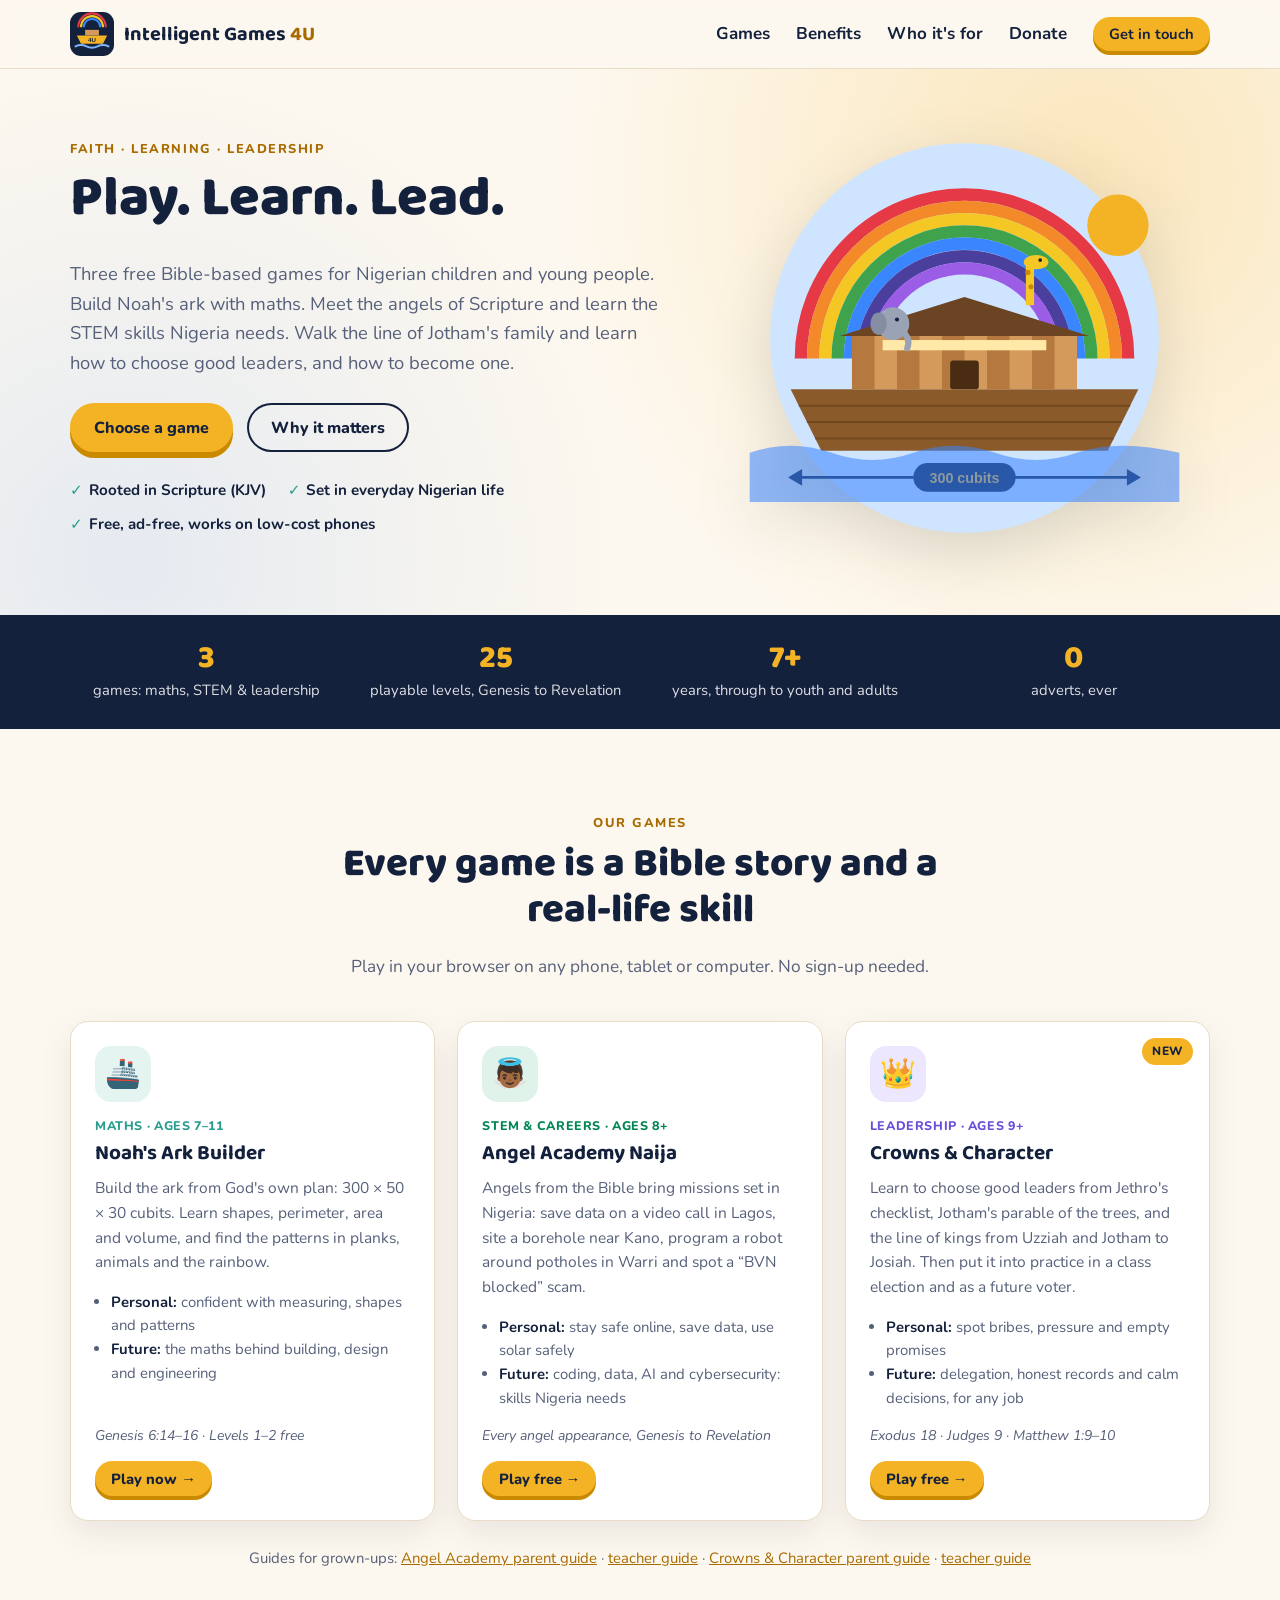
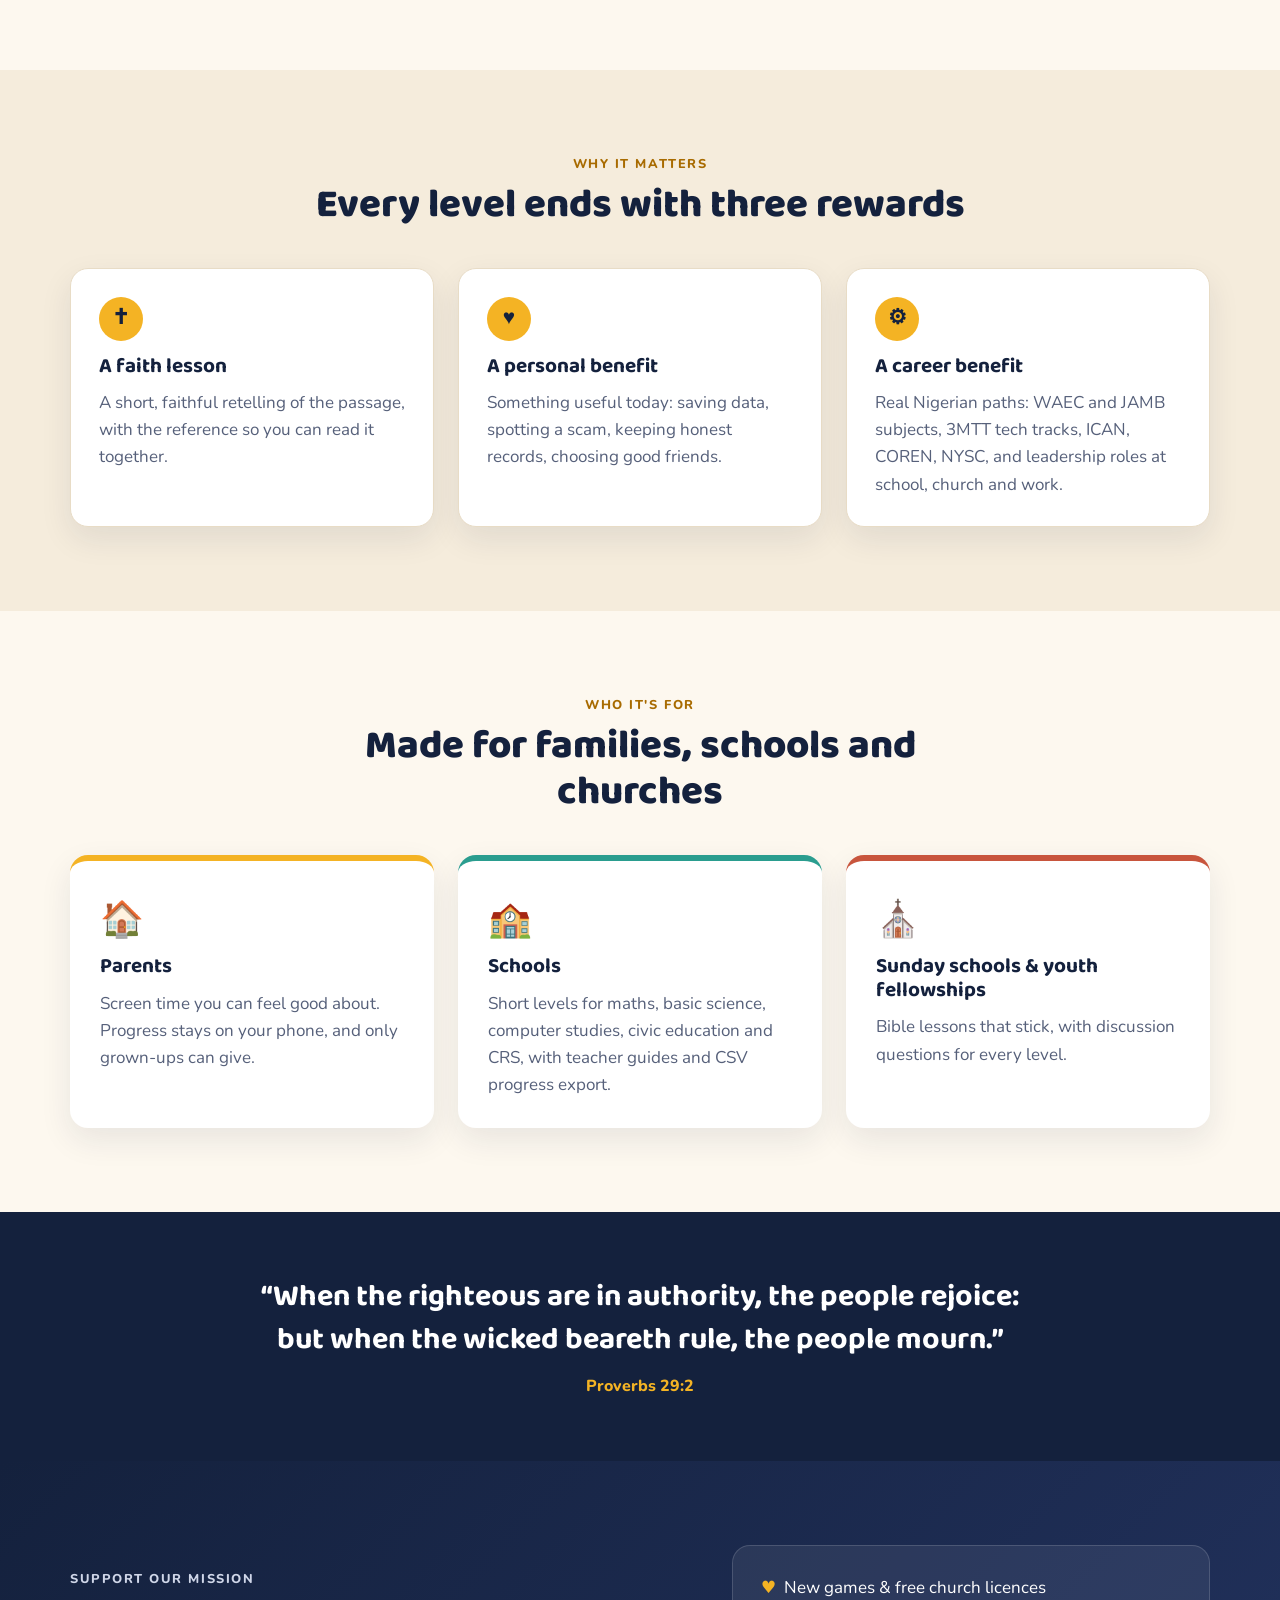
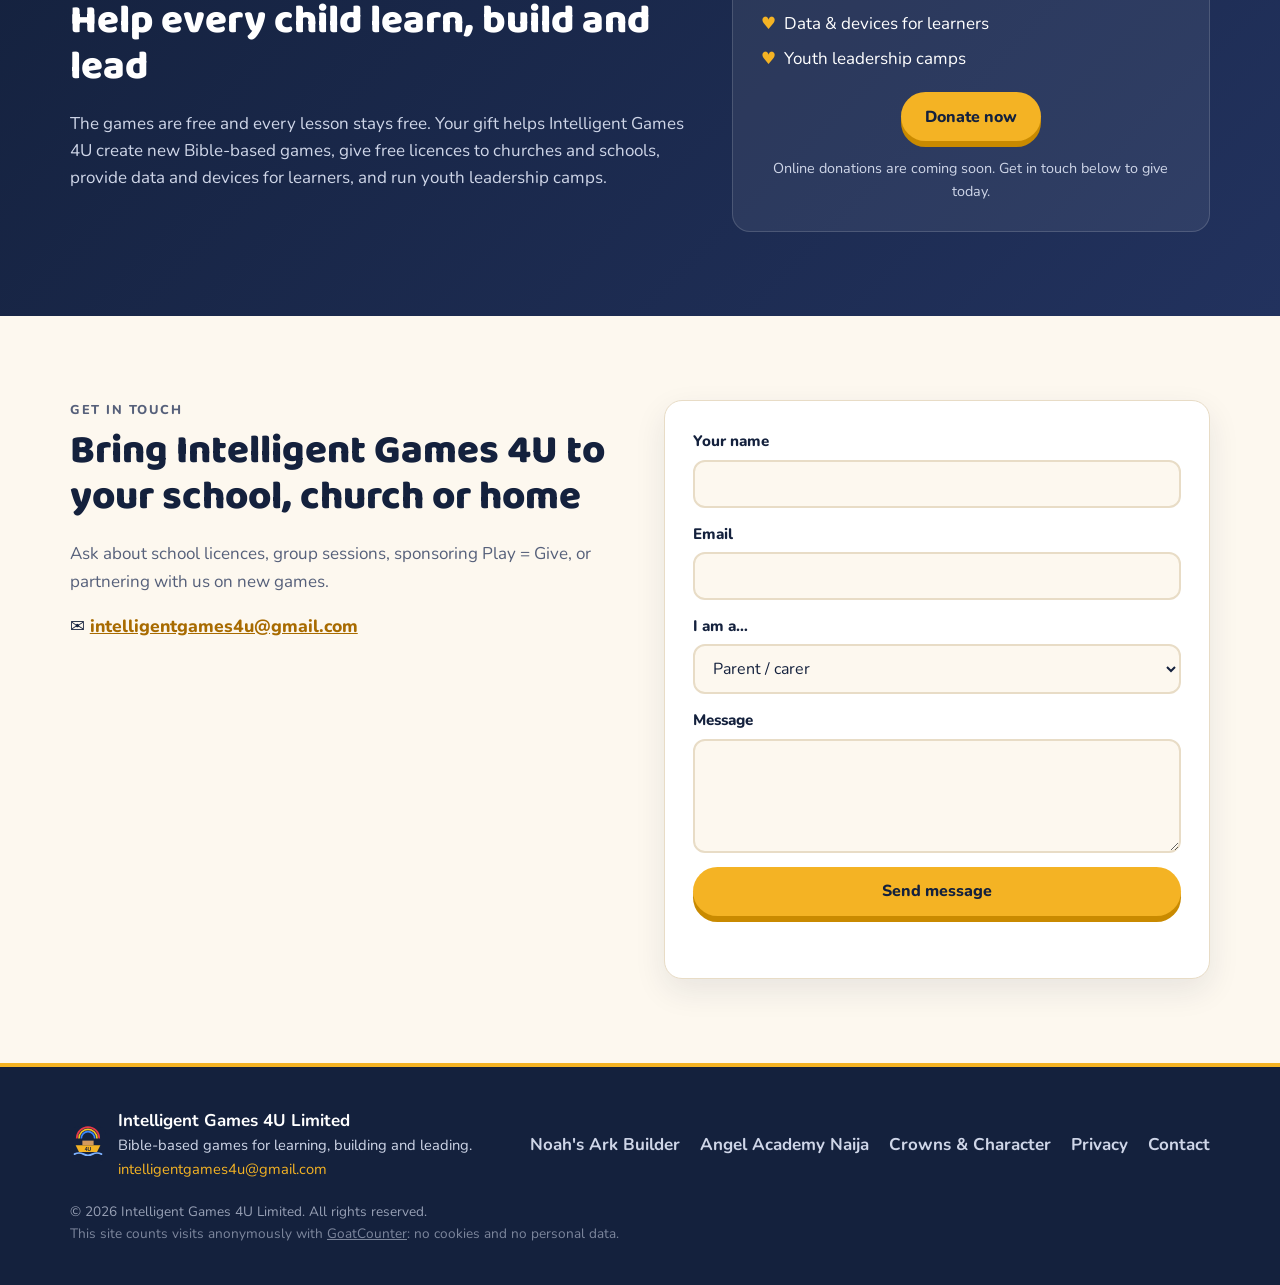
<file: index.html>
<!DOCTYPE html>
<html lang="en-NG">
<head>
<meta charset="utf-8">
<meta name="viewport" content="width=device-width, initial-scale=1">
<title>Intelligent Games 4U — Play. Learn. Lead.</title>
<meta name="description" content="Bible-based learning games by Intelligent Games 4U Limited: Noah's Ark Builder (maths), Angel Academy Naija (STEM for Nigeria) and Crowns & Character (choosing good leaders, from the line of Jotham).">
<meta name="theme-color" content="#14213d">
<meta property="og:title" content="Intelligent Games 4U — Play. Learn. Lead.">
<meta property="og:description" content="Build Noah's ark with maths, learn the STEM skills Nigeria needs from the angels of the Bible, and learn to choose good leaders from the kings of Judah.">
<link rel="icon" href="assets/favicon.svg" type="image/svg+xml">
<link rel="preconnect" href="https://fonts.googleapis.com">
<link rel="preconnect" href="https://fonts.gstatic.com" crossorigin>
<link href="https://fonts.googleapis.com/css2?family=Baloo+2:wght@600;700;800&family=Nunito:wght@400;600;700;800&display=swap" rel="stylesheet">
<link rel="stylesheet" href="css/styles.css">
</head>
<body>

<header class="nav" id="top">
  <div class="wrap nav-inner">
    <a class="brand" href="#top" aria-label="Intelligent Games 4U home">
      <img src="assets/logo.svg" alt="" width="44" height="44">
      <span class="brand-text">Intelligent Games <b>4U</b></span>
    </a>
    <button class="nav-toggle" aria-expanded="false" aria-controls="nav-links" aria-label="Open menu">
      <span></span><span></span><span></span>
    </button>
    <nav id="nav-links" class="nav-links">
      <a href="#games">Games</a>
      <a href="#benefits">Benefits</a>
      <a href="#who">Who it's for</a>
      <a href="#donate">Donate</a>
      <a href="#contact" class="btn btn-small">Get in touch</a>
    </nav>
  </div>
</header>

<main>
  <section class="hero">
    <div class="wrap hero-inner">
      <div class="hero-copy">
        <p class="eyebrow">Faith &middot; Learning &middot; Leadership</p>
        <h1>Play. Learn. Lead.</h1>
        <p class="lead">Three free Bible-based games for Nigerian children and young people. Build Noah's ark with maths. Meet the angels of Scripture and learn the STEM skills Nigeria needs. Walk the line of Jotham's family and learn how to choose good leaders, and how to become one.</p>
        <div class="hero-cta">
          <a class="btn" href="#games">Choose a game</a>
          <a class="btn btn-ghost" href="#benefits">Why it matters</a>
        </div>
        <ul class="hero-points">
          <li>Rooted in Scripture (KJV)</li>
          <li>Set in everyday Nigerian life</li>
          <li>Free, ad-free, works on low-cost phones</li>
        </ul>
      </div>
      <div class="hero-art" aria-hidden="true">
        <img src="assets/hero-ark.svg" alt="">
      </div>
    </div>
  </section>

  <section class="strip">
    <div class="wrap strip-inner">
      <div><strong>3</strong><span>games: maths, STEM &amp; leadership</span></div>
      <div><strong>25</strong><span>playable levels, Genesis to Revelation</span></div>
      <div><strong>7+</strong><span>years, through to youth and adults</span></div>
      <div><strong>0</strong><span>adverts, ever</span></div>
    </div>
  </section>

  <section id="games" class="section">
    <div class="wrap">
      <div class="section-head">
        <p class="eyebrow">Our games</p>
        <h2>Every game is a Bible story and a real-life skill</h2>
        <p class="sub">Play in your browser on any phone, tablet or computer. No sign-up needed.</p>
      </div>

      <div class="game-grid three">
        <article class="game-card">
          <div class="game-icon maths">&#x1F6A2;</div>
          <span class="tag maths">Maths &middot; Ages 7&ndash;11</span>
          <h3>Noah's Ark Builder</h3>
          <p class="players" data-game="ark-builder" hidden></p>
          <p>Build the ark from God's own plan: 300 &times; 50 &times; 30 cubits. Learn shapes, perimeter, area and volume, and find the patterns in planks, animals and the rainbow.</p>
          <ul class="gains">
            <li><b>Personal:</b> confident with measuring, shapes and patterns</li>
            <li><b>Future:</b> the maths behind building, design and engineering</li>
          </ul>
          <p class="story">Genesis 6:14&ndash;16 &middot; Levels 1&ndash;2 free</p>
          <a class="btn btn-small play" href="ark-builder/">Play now &rarr;</a>
        </article>

        <article class="game-card">
          <div class="game-icon stem">&#x1F47C;&#x1F3FE;</div>
          <span class="tag stem">STEM &amp; careers &middot; Ages 8+</span>
          <h3>Angel Academy Naija</h3>
          <p class="players" data-game="angel-academy-naija" hidden></p>
          <p>Angels from the Bible bring missions set in Nigeria: save data on a video call in Lagos, site a borehole near Kano, program a robot around potholes in Warri and spot a &ldquo;BVN blocked&rdquo; scam.</p>
          <ul class="gains">
            <li><b>Personal:</b> stay safe online, save data, use solar safely</li>
            <li><b>Future:</b> coding, data, AI and cybersecurity: skills Nigeria needs</li>
          </ul>
          <p class="story">Every angel appearance, Genesis to Revelation</p>
          <a class="btn btn-small play" href="angel-academy-naija/">Play free &rarr;</a>
        </article>

        <article class="game-card">
          <span class="badge">New</span>
          <div class="game-icon lead">&#x1F451;</div>
          <span class="tag lead">Leadership &middot; Ages 9+</span>
          <h3>Crowns &amp; Character</h3>
          <p class="players" data-game="crowns-and-character" hidden></p>
          <p>Learn to choose good leaders from Jethro's checklist, Jotham's parable of the trees, and the line of kings from Uzziah and Jotham to Josiah. Then put it into practice in a class election and as a future voter.</p>
          <ul class="gains">
            <li><b>Personal:</b> spot bribes, pressure and empty promises</li>
            <li><b>Future:</b> delegation, honest records and calm decisions, for any job</li>
          </ul>
          <p class="story">Exodus 18 &middot; Judges 9 &middot; Matthew 1:9&ndash;10</p>
          <a class="btn btn-small play" href="crowns-and-character/">Play free &rarr;</a>
        </article>
      </div>

      <p class="guides">Guides for grown-ups:
        <a href="angel-academy-naija/guides/parent-guide.html">Angel Academy parent guide</a> &middot;
        <a href="angel-academy-naija/guides/teacher-guide.html">teacher guide</a> &middot;
        <a href="crowns-and-character/guides/parent-guide.html">Crowns &amp; Character parent guide</a> &middot;
        <a href="crowns-and-character/guides/teacher-guide.html">teacher guide</a>
      </p>
    </div>
  </section>

  <section id="benefits" class="section section-alt">
    <div class="wrap">
      <div class="section-head">
        <p class="eyebrow">Why it matters</p>
        <h2>Every level ends with three rewards</h2>
      </div>
      <ol class="steps">
        <li>
          <span class="step-num">&#x271D;</span>
          <h3>A faith lesson</h3>
          <p>A short, faithful retelling of the passage, with the reference so you can read it together.</p>
        </li>
        <li>
          <span class="step-num">&#x2665;</span>
          <h3>A personal benefit</h3>
          <p>Something useful today: saving data, spotting a scam, keeping honest records, choosing good friends.</p>
        </li>
        <li>
          <span class="step-num">&#x2699;</span>
          <h3>A career benefit</h3>
          <p>Real Nigerian paths: WAEC and JAMB subjects, 3MTT tech tracks, ICAN, COREN, NYSC, and leadership roles at school, church and work.</p>
        </li>
      </ol>
    </div>
  </section>

  <section id="who" class="section">
    <div class="wrap">
      <div class="section-head">
        <p class="eyebrow">Who it's for</p>
        <h2>Made for families, schools and churches</h2>
      </div>
      <div class="who-grid">
        <div class="who-card">
          <div class="who-icon">&#x1F3E0;</div>
          <h3>Parents</h3>
          <p>Screen time you can feel good about. Progress stays on your phone, and only grown-ups can give.</p>
        </div>
        <div class="who-card">
          <div class="who-icon">&#x1F3EB;</div>
          <h3>Schools</h3>
          <p>Short levels for maths, basic science, computer studies, civic education and CRS, with teacher guides and CSV progress export.</p>
        </div>
        <div class="who-card">
          <div class="who-icon">&#x26EA;</div>
          <h3>Sunday schools &amp; youth fellowships</h3>
          <p>Bible lessons that stick, with discussion questions for every level.</p>
        </div>
      </div>
    </div>
  </section>

  <section class="verse">
    <div class="wrap">
      <blockquote>
        &ldquo;When the righteous are in authority, the people rejoice: but when the wicked beareth rule, the people mourn.&rdquo;
        <cite>Proverbs 29:2</cite>
      </blockquote>
    </div>
  </section>

  <section id="donate" class="section donate">
    <div class="wrap donate-inner">
      <div>
        <p class="eyebrow">Support our mission</p>
        <h2>Help every child learn, build and lead</h2>
        <p>The games are free and every lesson stays free. Your gift helps Intelligent Games 4U create new Bible-based games, give free licences to churches and schools, provide data and devices for learners, and run youth leadership camps.</p>
      </div>
      <div class="donate-card">
        <ul>
          <li>New games &amp; free church licences</li>
          <li>Data &amp; devices for learners</li>
          <li>Youth leadership camps</li>
        </ul>
        <a class="btn" id="donate-btn" href="#contact">Donate now</a>
        <p class="pay-note" id="donate-note" style="color:#cfd6e8">Donations are received by Intelligent Games 4U Limited through Paystack (card, bank transfer or USSD). We publish what every naira paid for.</p>
      </div>
    </div>
  </section>

  <section id="contact" class="section">
    <div class="wrap contact-inner">
      <div class="contact-copy">
        <p class="eyebrow">Get in touch</p>
        <h2>Bring Intelligent Games 4U to your school, church or home</h2>
        <p>Ask about school licences, group sessions, sponsoring Play = Give, or partnering with us on new games.</p>
        <p class="contact-email">&#x2709;&#xFE0F; <a href="mailto:intelligentgames4u@gmail.com">intelligentgames4u@gmail.com</a></p>
      </div>
      <form class="contact-form" id="contact-form">
        <label>Your name<input type="text" name="name" required autocomplete="name"></label>
        <label>Email<input type="email" name="email" required autocomplete="email"></label>
        <label>I am a&hellip;
          <select name="role">
            <option>Parent / carer</option>
            <option>Teacher / school</option>
            <option>Church / children's ministry</option>
            <option>Sponsor / partner</option>
            <option>Other</option>
          </select>
        </label>
        <label>Message<textarea name="message" rows="4" required></textarea></label>
        <button class="btn" type="submit">Send message</button>
        <p class="form-note" id="form-note" role="status"></p>
      </form>
    </div>
  </section>
</main>

<footer class="footer">
  <div class="wrap footer-inner">
    <div class="footer-brand">
      <img src="assets/logo.svg" alt="" width="36" height="36">
      <div>
        <strong>Intelligent Games 4U Limited</strong>
        <p>Bible-based games for learning, building and leading.</p>
        <p><a href="mailto:intelligentgames4u@gmail.com">intelligentgames4u@gmail.com</a></p>
      </div>
    </div>
    <nav class="footer-links">
      <a href="ark-builder/">Noah's Ark Builder</a>
      <a href="angel-academy-naija/">Angel Academy Naija</a>
      <a href="crowns-and-character/">Crowns &amp; Character</a>
      <a href="privacy.html">Privacy</a>
      <a href="#contact">Contact</a>
    </nav>
    <p class="copy">&copy; <span id="year">2026</span> Intelligent Games 4U Limited. All rights reserved.<br>
      <span class="count-note">This site counts visits anonymously with <a href="https://www.goatcounter.com/help/privacy">GoatCounter</a>: no cookies and no personal data.</span></p>
  </div>
</footer>

<script src="js/config.js"></script>
<script src="js/main.js"></script>
</body>
</html>
</file>
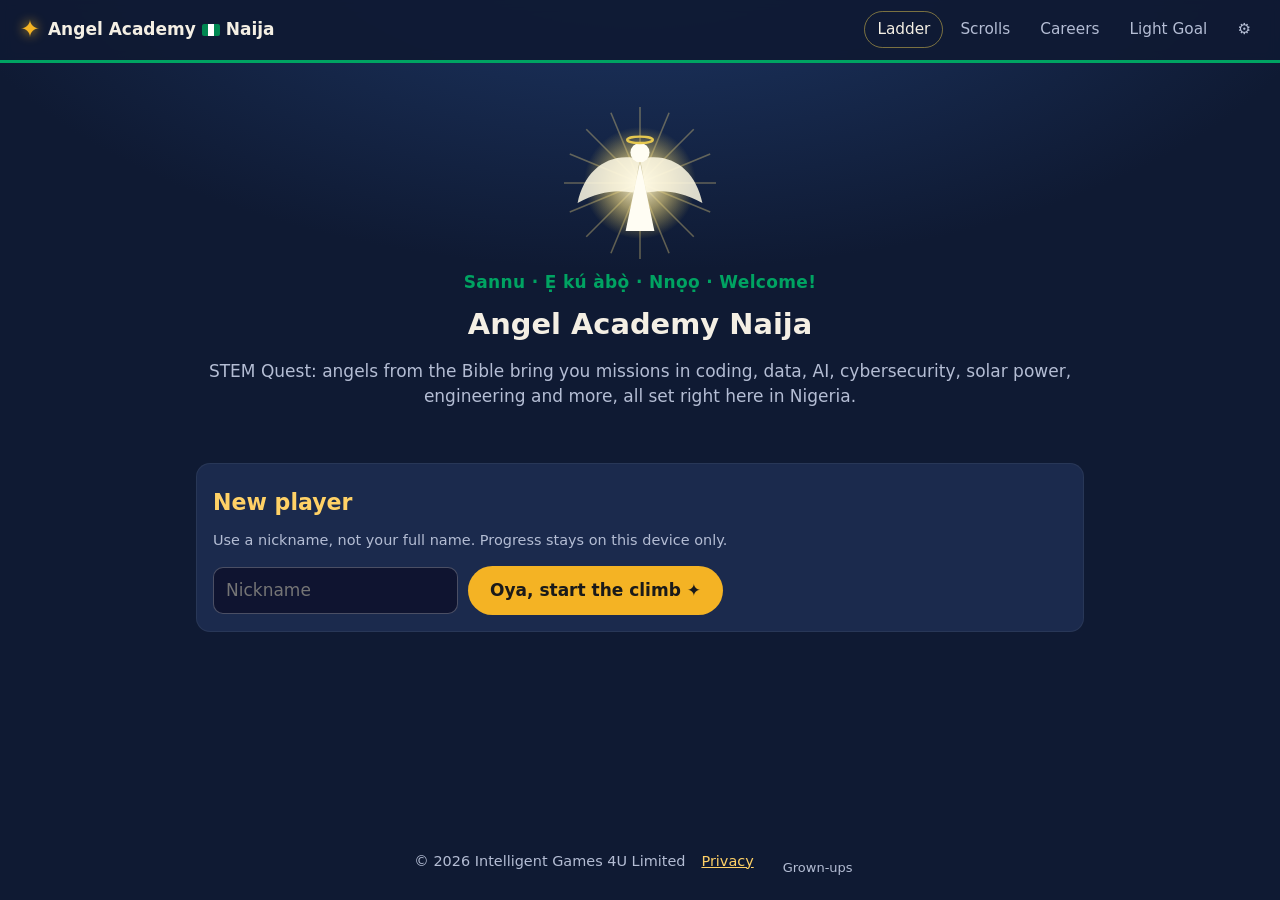
<file: angel-academy-naija/index.html>
<!doctype html>
<html lang="en-NG">
<head>
  <meta charset="utf-8">
  <meta name="viewport" content="width=device-width, initial-scale=1, viewport-fit=cover">
  <title>Angel Academy Naija: STEM Quest</title>
  <meta name="description" content="Angels from the Bible bring missions set in Nigeria that teach the STEM skills Nigeria needs: coding, data, AI, cybersecurity, solar power and engineering. By Intelligent Games 4U Limited.">
  <meta name="theme-color" content="#0f1a33">
  <link rel="manifest" href="manifest.json">
  <link rel="icon" href="icon-192.png">
  <link rel="apple-touch-icon" href="apple-touch-icon.png">
  <link rel="stylesheet" href="css/style.css">
</head>
<body>
  <a class="skip" href="#app">Skip to content</a>
  <header class="topbar">
    <button class="brand" data-go="map" aria-label="Angel Academy Naija: go to the ladder map">
      <span class="brand-mark" aria-hidden="true">✦</span>
      <span class="brand-text">Angel Academy <span class="flag" aria-hidden="true"></span> Naija</span>
    </button>
    <div class="light-pill" id="lightPill" aria-live="polite"></div>
    <nav class="topnav" aria-label="Main">
      <button data-go="map">Ladder</button>
      <button data-go="scrolls">Scrolls</button>
      <button data-go="careers">Careers</button>
      <button data-go="give">Light Goal</button>
      <button data-go="settings" aria-label="Settings">⚙</button>
    </nav>
  </header>

  <main id="app" tabindex="-1"></main>

  <div id="captions" class="captions" aria-live="polite" hidden></div>

  <footer class="foot">
    <span id="publisherLine"></span>
    <a href="privacy.html">Privacy</a>
    <button class="linklike" data-go="grownups">Grown-ups</button>
  </footer>

  <script src="js/config.js"></script>
  <script src="js/minigames.js"></script>
  <script src="js/app.js"></script>
  <script src="js/player-count.js"></script>
</body>
</html>
</file>
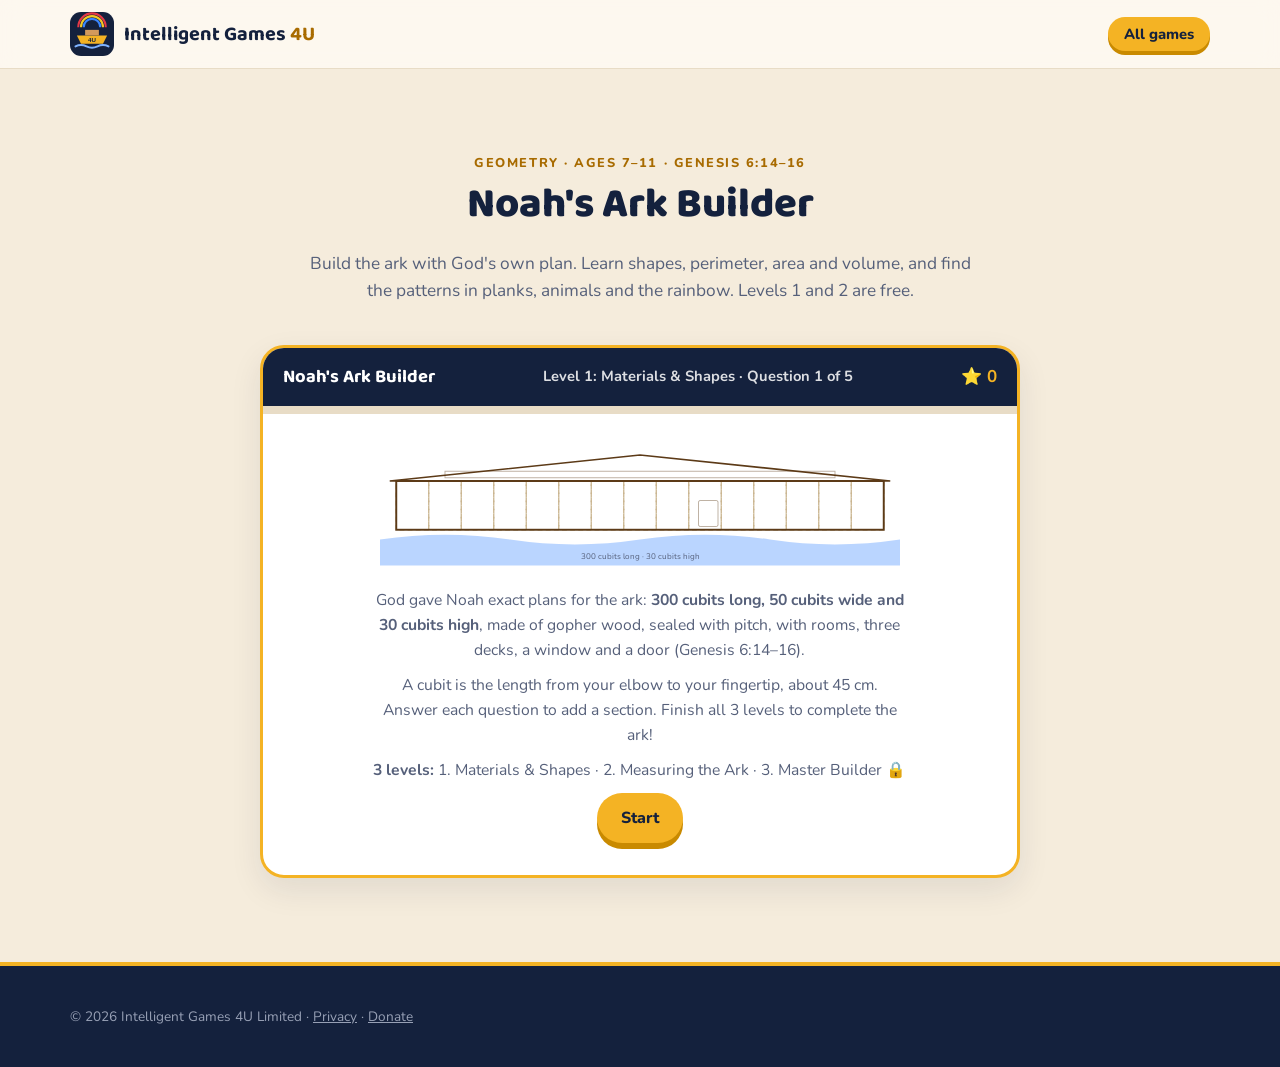
<file: ark-builder/index.html>
<!DOCTYPE html>
<html lang="en-NG">
<head>
<meta charset="utf-8">
<meta name="viewport" content="width=device-width, initial-scale=1">
<title>Noah's Ark Builder — Intelligent Games 4U</title>
<meta name="description" content="Build Noah's ark from God's own measurements: shapes, perimeter, area, volume and patterns. A Bible-based maths game by Intelligent Games 4U Limited.">
<meta name="theme-color" content="#14213d">
<link rel="icon" href="../assets/favicon.svg" type="image/svg+xml">
<link rel="preconnect" href="https://fonts.googleapis.com">
<link rel="preconnect" href="https://fonts.gstatic.com" crossorigin>
<link href="https://fonts.googleapis.com/css2?family=Baloo+2:wght@600;700;800&family=Nunito:wght@400;600;700;800&display=swap" rel="stylesheet">
<link rel="stylesheet" href="../css/styles.css">
</head>
<body>

<header class="nav">
  <div class="wrap nav-inner">
    <a class="brand" href="../" aria-label="Intelligent Games 4U home">
      <img src="../assets/logo.svg" alt="" width="44" height="44">
      <span class="brand-text">Intelligent Games <b>4U</b></span>
    </a>
    <a class="btn btn-small" href="../#games">All games</a>
  </div>
</header>

<main class="section section-alt" id="play">
  <div class="wrap">
    <div class="section-head">
      <p class="eyebrow">Geometry &middot; Ages 7&ndash;11 &middot; Genesis 6:14&ndash;16</p>
      <h1 style="font-size:clamp(1.9rem,4vw,2.6rem)">Noah's Ark Builder</h1>
      <p class="sub">Build the ark with God's own plan. Learn shapes, perimeter, area and volume, and find the patterns in planks, animals and the rainbow. Levels 1 and 2 are free.</p>
    </div>
    <div class="game-stage" id="game-stage">
      <div class="stage-top">
        <span class="stage-title" id="stage-title"></span>
        <span class="stage-progress" id="stage-progress"></span>
        <span class="stage-score">&#x2B50; <b id="stage-score">0</b></span>
      </div>
      <div class="progress-bar"><span id="progress-fill"></span></div>
      <div class="stage-body" id="stage-body" aria-live="polite"></div>
    </div>
  </div>
</main>

<footer class="footer">
  <div class="wrap footer-inner">
    <p class="copy">&copy; <span id="year">2026</span> Intelligent Games 4U Limited &middot; <a href="../privacy.html">Privacy</a> &middot; <a href="../#donate">Donate</a></p>
  </div>
</footer>

<script src="../js/config.js"></script>
<script src="js/ark.js"></script>
<script src="js/player-count.js"></script>
<script>document.getElementById('year').textContent = new Date().getFullYear();</script>
</body>
</html>
</file>
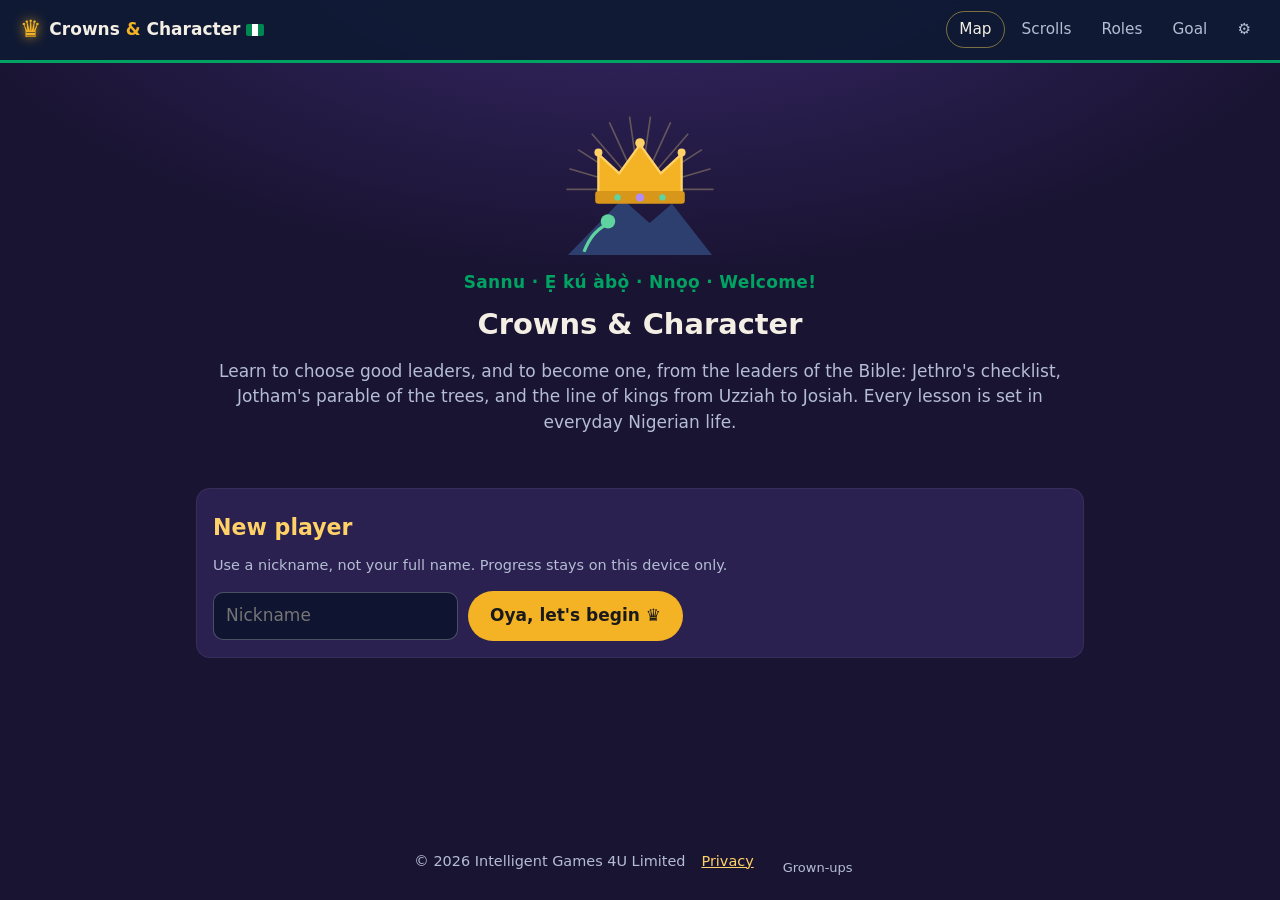
<file: crowns-and-character/index.html>
<!doctype html>
<html lang="en-NG">
<head>
  <meta charset="utf-8">
  <meta name="viewport" content="width=device-width, initial-scale=1, viewport-fit=cover">
  <title>Crowns &amp; Character: Choosing Good Leaders</title>
  <meta name="description" content="Learn to choose good leaders, and to become one, from the leaders of the Bible: Jethro, Jotham, David and the kings from Uzziah to Josiah. Set in everyday Nigerian life. By Intelligent Games 4U Limited.">
  <meta name="theme-color" content="#1a1433">
  <link rel="manifest" href="manifest.json">
  <link rel="icon" href="icon-192.png">
  <link rel="apple-touch-icon" href="apple-touch-icon.png">
  <link rel="stylesheet" href="css/style.css">
</head>
<body>
  <a class="skip" href="#app">Skip to content</a>
  <header class="topbar">
    <button class="brand" data-go="map" aria-label="Crowns and Character: go to the map">
      <span class="brand-mark" aria-hidden="true">♛</span>
      <span class="brand-text">Crowns <span class="amp">&amp;</span> Character <span class="flag" aria-hidden="true"></span></span>
    </button>
    <div class="light-pill" id="lightPill" aria-live="polite"></div>
    <nav class="topnav" aria-label="Main">
      <button data-go="map">Map</button>
      <button data-go="scrolls">Scrolls</button>
      <button data-go="careers">Roles</button>
      <button data-go="give">Goal</button>
      <button data-go="settings" aria-label="Settings">⚙</button>
    </nav>
  </header>

  <main id="app" tabindex="-1"></main>

  <div id="captions" class="captions" aria-live="polite" hidden></div>

  <footer class="foot">
    <span id="publisherLine"></span>
    <a href="privacy.html">Privacy</a>
    <button class="linklike" data-go="grownups">Grown-ups</button>
  </footer>

  <script src="js/config.js"></script>
  <script src="js/minigames.js"></script>
  <script src="js/app.js"></script>
  <script src="js/player-count.js"></script>
</body>
</html>
</file>
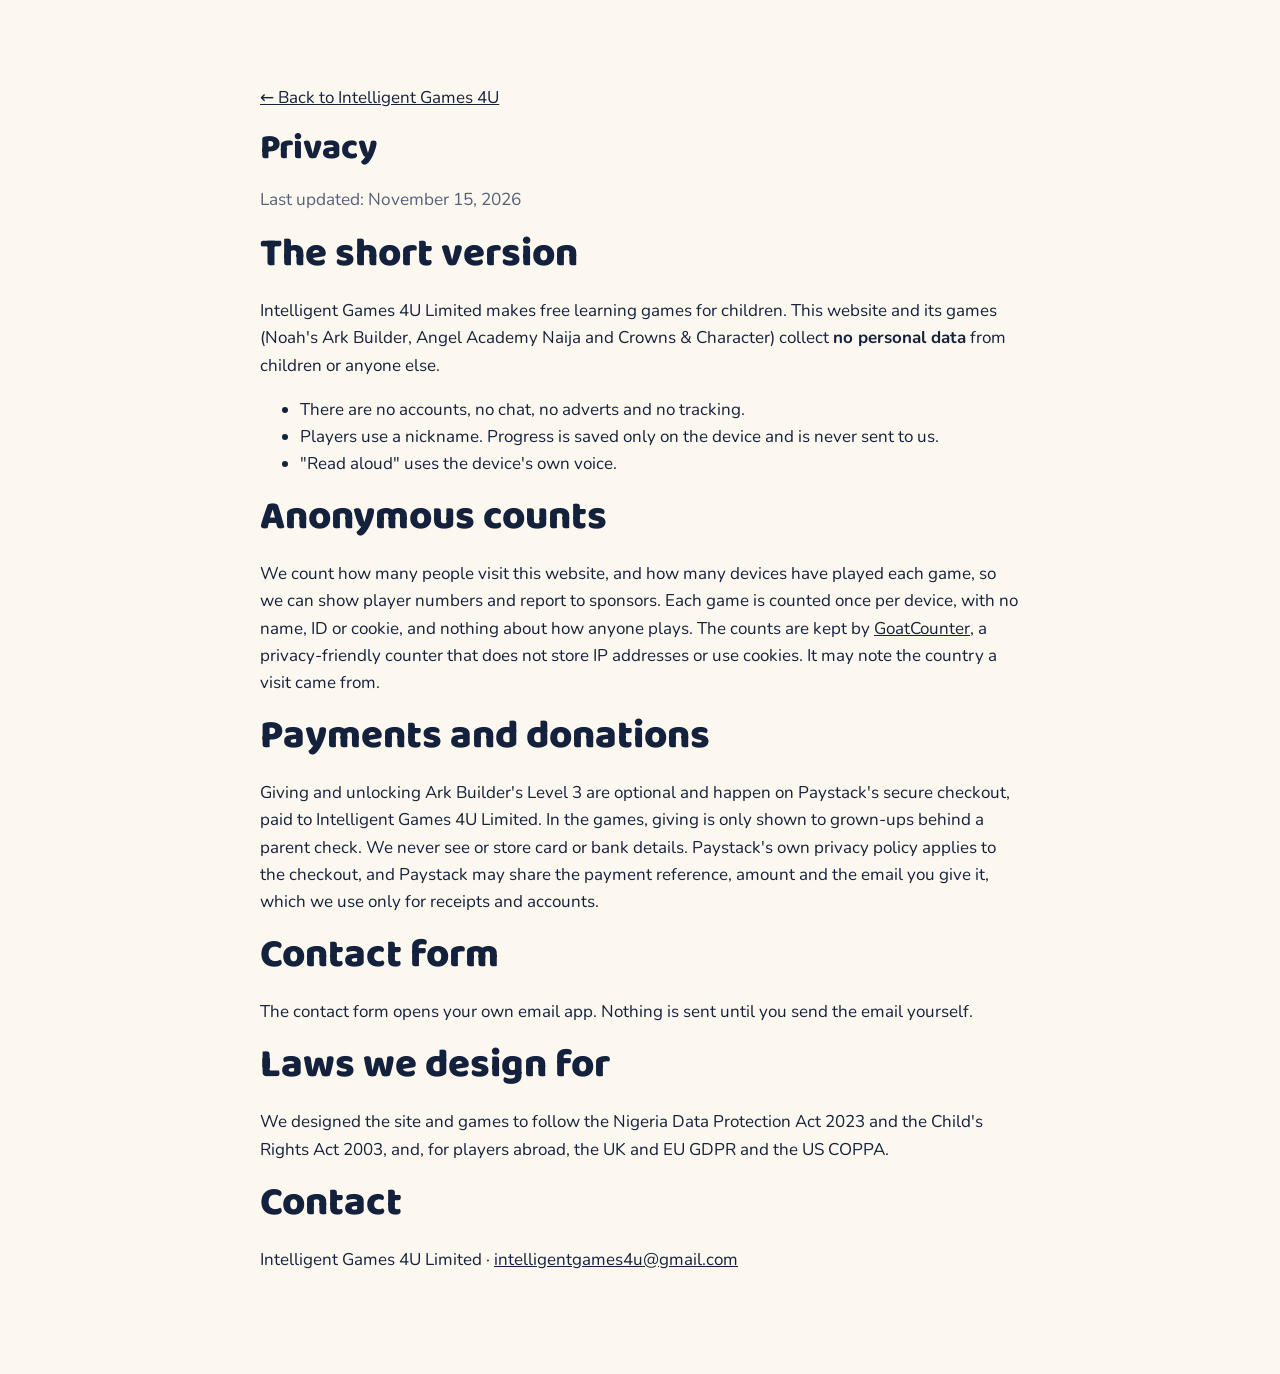
<file: privacy.html>
<!DOCTYPE html>
<html lang="en-NG">
<head>
<meta charset="utf-8">
<meta name="viewport" content="width=device-width, initial-scale=1">
<title>Privacy — Intelligent Games 4U</title>
<link rel="icon" href="assets/favicon.svg" type="image/svg+xml">
<link href="https://fonts.googleapis.com/css2?family=Baloo+2:wght@600;700;800&family=Nunito:wght@400;600;700;800&display=swap" rel="stylesheet">
<link rel="stylesheet" href="css/styles.css">
</head>
<body>
<main class="section">
  <div class="wrap" style="max-width:760px">
    <p><a href="./">&larr; Back to Intelligent Games 4U</a></p>
    <h1 style="font-size:2.2rem">Privacy</h1>
    <p class="sub">Last updated: November 15, 2026</p>

    <h2>The short version</h2>
    <p>Intelligent Games 4U Limited makes free learning games for children. This website and its games (Noah's Ark Builder, Angel Academy Naija and Crowns &amp; Character) collect <b>no personal data</b> from children or anyone else.</p>
    <ul>
      <li>There are no accounts, no chat, no adverts and no tracking.</li>
      <li>Players use a nickname. Progress is saved only on the device and is never sent to us.</li>
      <li>"Read aloud" uses the device's own voice.</li>
    </ul>

    <h2>Anonymous counts</h2>
    <p>We count how many people visit this website, and how many devices have played each game, so we can show player numbers and report to sponsors. Each game is counted once per device, with no name, ID or cookie, and nothing about how anyone plays. The counts are kept by <a href="https://www.goatcounter.com/help/privacy">GoatCounter</a>, a privacy-friendly counter that does not store IP addresses or use cookies. It may note the country a visit came from.</p>

    <h2>Payments and donations</h2>
    <p>Giving and unlocking Ark Builder's Level 3 are optional and happen on Paystack's secure checkout, paid to Intelligent Games 4U Limited. In the games, giving is only shown to grown-ups behind a parent check. We never see or store card or bank details. Paystack's own privacy policy applies to the checkout, and Paystack may share the payment reference, amount and the email you give it, which we use only for receipts and accounts.</p>

    <h2>Contact form</h2>
    <p>The contact form opens your own email app. Nothing is sent until you send the email yourself.</p>

    <h2>Laws we design for</h2>
    <p>We designed the site and games to follow the Nigeria Data Protection Act 2023 and the Child's Rights Act 2003, and, for players abroad, the UK and EU GDPR and the US COPPA.</p>

    <h2>Contact</h2>
    <p>Intelligent Games 4U Limited &middot; <a href="mailto:intelligentgames4u@gmail.com">intelligentgames4u@gmail.com</a></p>
  </div>
</main>
</body>
</html>
</file>
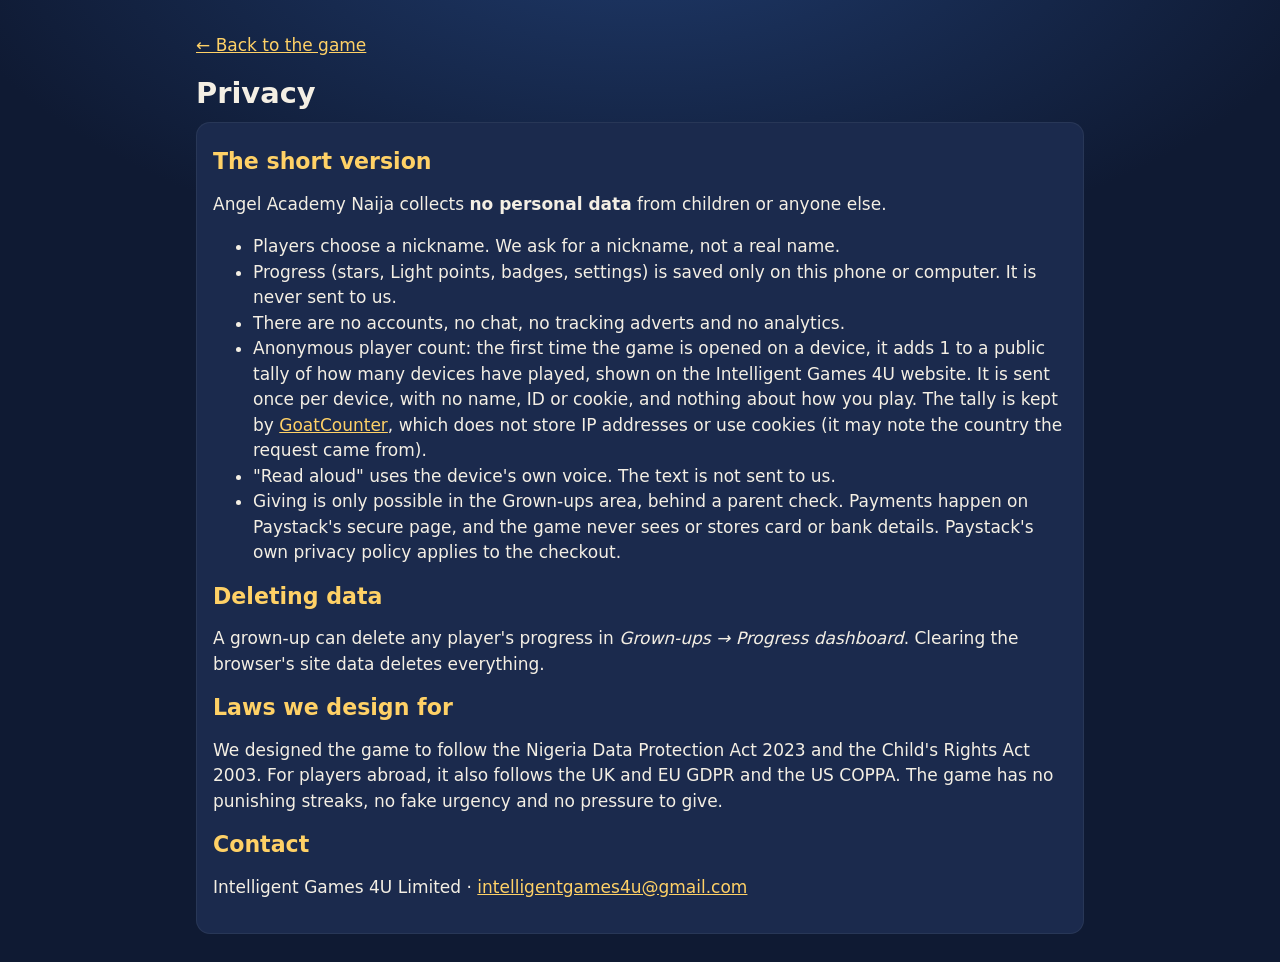
<file: angel-academy-naija/privacy.html>
<!doctype html>
<html lang="en-NG">
<head>
  <meta charset="utf-8">
  <meta name="viewport" content="width=device-width, initial-scale=1">
  <title>Privacy: Angel Academy Naija</title>
  <link rel="stylesheet" href="css/style.css">
</head>
<body>
<main>
  <p><a href="index.html">← Back to the game</a></p>
  <h1>Privacy</h1>
  <section class="panel">
    <h2>The short version</h2>
    <p>Angel Academy Naija collects <strong>no personal data</strong> from children or anyone else.</p>
    <ul>
      <li>Players choose a nickname. We ask for a nickname, not a real name.</li>
      <li>Progress (stars, Light points, badges, settings) is saved only on this phone or computer. It is never sent to us.</li>
      <li>There are no accounts, no chat, no tracking adverts and no analytics.</li>
      <li>Anonymous player count: the first time the game is opened on a device, it adds 1 to a public tally of how many devices have played, shown on the Intelligent Games 4U website. It is sent once per device, with no name, ID or cookie, and nothing about how you play. The tally is kept by <a href="https://www.goatcounter.com/help/privacy">GoatCounter</a>, which does not store IP addresses or use cookies (it may note the country the request came from).</li>
      <li>"Read aloud" uses the device's own voice. The text is not sent to us.</li>
      <li>Giving is only possible in the Grown-ups area, behind a parent check. Payments happen on Paystack's secure page, and the game never sees or stores card or bank details. Paystack's own privacy policy applies to the checkout.</li>
    </ul>
    <h2>Deleting data</h2>
    <p>A grown-up can delete any player's progress in <em>Grown-ups → Progress dashboard</em>. Clearing the browser's site data deletes everything.</p>
    <h2>Laws we design for</h2>
    <p>We designed the game to follow the Nigeria Data Protection Act 2023 and the Child's Rights Act 2003. For players abroad, it also follows the UK and EU GDPR and the US COPPA. The game has no punishing streaks, no fake urgency and no pressure to give.</p>
    <h2>Contact</h2>
    <p>Intelligent Games 4U Limited · <a href="mailto:intelligentgames4u@gmail.com">intelligentgames4u@gmail.com</a></p>
  </section>
</main>
</body>
</html>
</file>
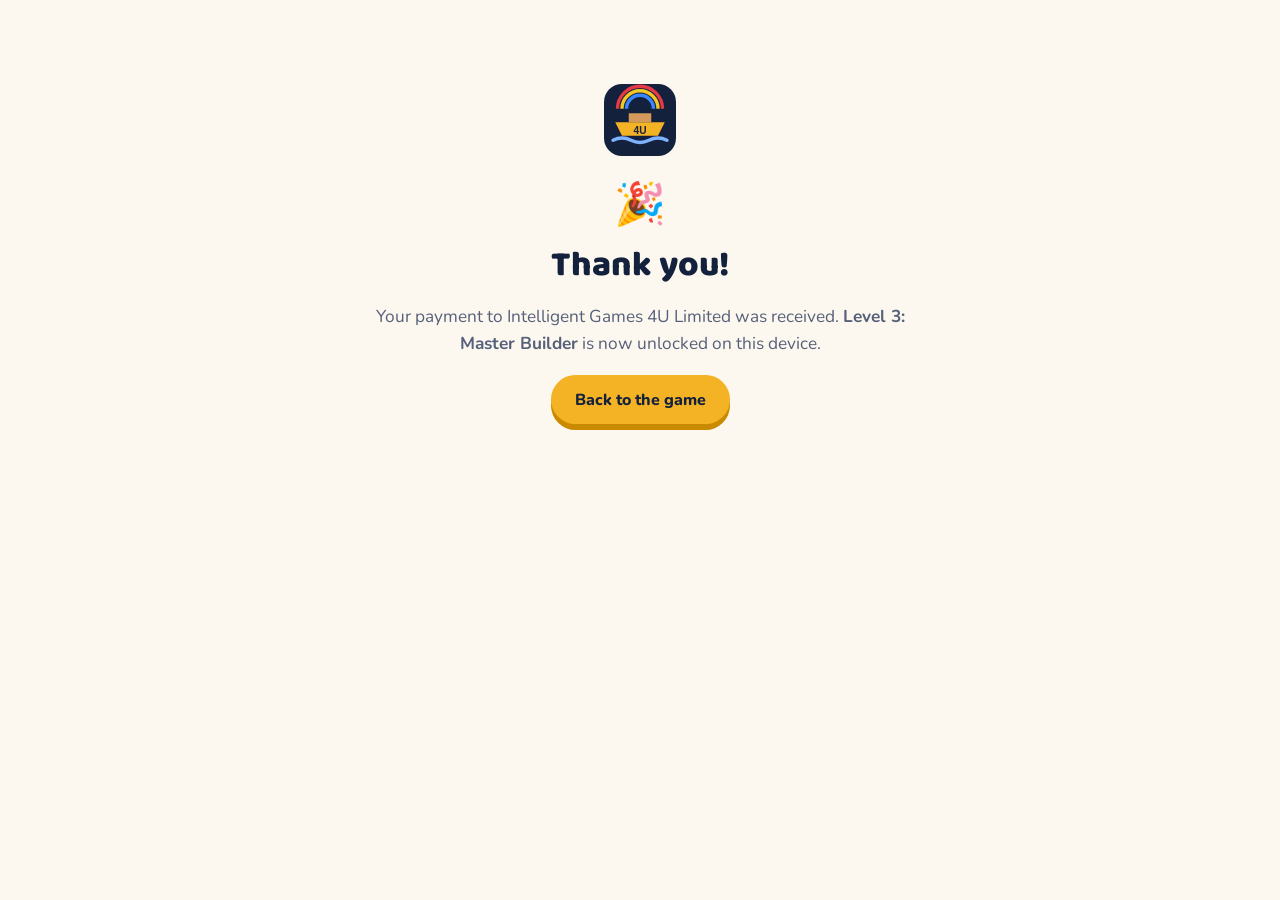
<file: ark-builder/unlocked.html>
<!DOCTYPE html>
<html lang="en-NG">
<head>
<meta charset="utf-8">
<meta name="viewport" content="width=device-width, initial-scale=1">
<title>Thank you — Intelligent Games 4U</title>
<meta name="robots" content="noindex">
<link rel="icon" href="../assets/favicon.svg" type="image/svg+xml">
<link href="https://fonts.googleapis.com/css2?family=Baloo+2:wght@600;700;800&family=Nunito:wght@400;600;700;800&display=swap" rel="stylesheet">
<link rel="stylesheet" href="../css/styles.css">
</head>
<body>
<main class="section">
  <div class="wrap" style="max-width:560px;text-align:center">
    <img src="../assets/logo.svg" alt="" width="72" height="72" style="margin:0 auto 16px">
    <div class="result-stars">🎉</div>
    <h1 style="font-size:2.2rem">Thank you!</h1>
    <p class="sub">Your payment to Intelligent Games 4U Limited was received. <b>Level 3: Master Builder</b> is now unlocked on this device.</p>
    <a class="btn" href="index.html">Back to the game</a>
  </div>
</main>
<script>
  // Paystack redirects here after payment (and appends ?reference=...).
  try { localStorage.setItem('ig4u-unlocked', '1'); } catch (e) { /* storage unavailable */ }
  setTimeout(function () { location.href = 'index.html'; }, 4000);
</script>
</body>
</html>
</file>
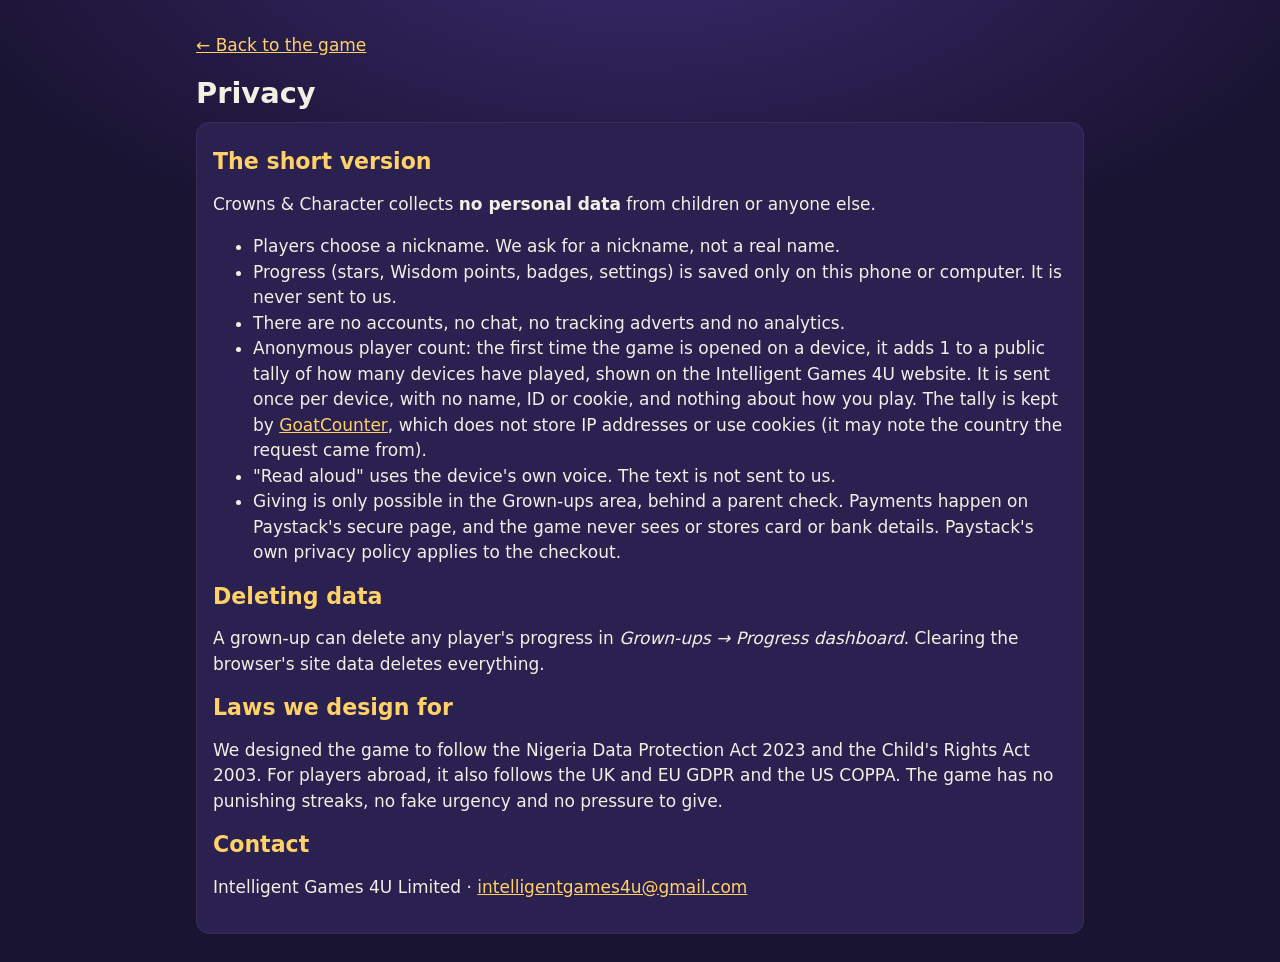
<file: crowns-and-character/privacy.html>
<!doctype html>
<html lang="en-NG">
<head>
  <meta charset="utf-8">
  <meta name="viewport" content="width=device-width, initial-scale=1">
  <title>Privacy: Crowns &amp; Character</title>
  <link rel="stylesheet" href="css/style.css">
</head>
<body>
<main>
  <p><a href="index.html">← Back to the game</a></p>
  <h1>Privacy</h1>
  <section class="panel">
    <h2>The short version</h2>
    <p>Crowns &amp; Character collects <strong>no personal data</strong> from children or anyone else.</p>
    <ul>
      <li>Players choose a nickname. We ask for a nickname, not a real name.</li>
      <li>Progress (stars, Wisdom points, badges, settings) is saved only on this phone or computer. It is never sent to us.</li>
      <li>There are no accounts, no chat, no tracking adverts and no analytics.</li>
      <li>Anonymous player count: the first time the game is opened on a device, it adds 1 to a public tally of how many devices have played, shown on the Intelligent Games 4U website. It is sent once per device, with no name, ID or cookie, and nothing about how you play. The tally is kept by <a href="https://www.goatcounter.com/help/privacy">GoatCounter</a>, which does not store IP addresses or use cookies (it may note the country the request came from).</li>
      <li>"Read aloud" uses the device's own voice. The text is not sent to us.</li>
      <li>Giving is only possible in the Grown-ups area, behind a parent check. Payments happen on Paystack's secure page, and the game never sees or stores card or bank details. Paystack's own privacy policy applies to the checkout.</li>
    </ul>
    <h2>Deleting data</h2>
    <p>A grown-up can delete any player's progress in <em>Grown-ups → Progress dashboard</em>. Clearing the browser's site data deletes everything.</p>
    <h2>Laws we design for</h2>
    <p>We designed the game to follow the Nigeria Data Protection Act 2023 and the Child's Rights Act 2003. For players abroad, it also follows the UK and EU GDPR and the US COPPA. The game has no punishing streaks, no fake urgency and no pressure to give.</p>
    <h2>Contact</h2>
    <p>Intelligent Games 4U Limited · <a href="mailto:intelligentgames4u@gmail.com">intelligentgames4u@gmail.com</a></p>
  </section>
</main>
</body>
</html>
</file>
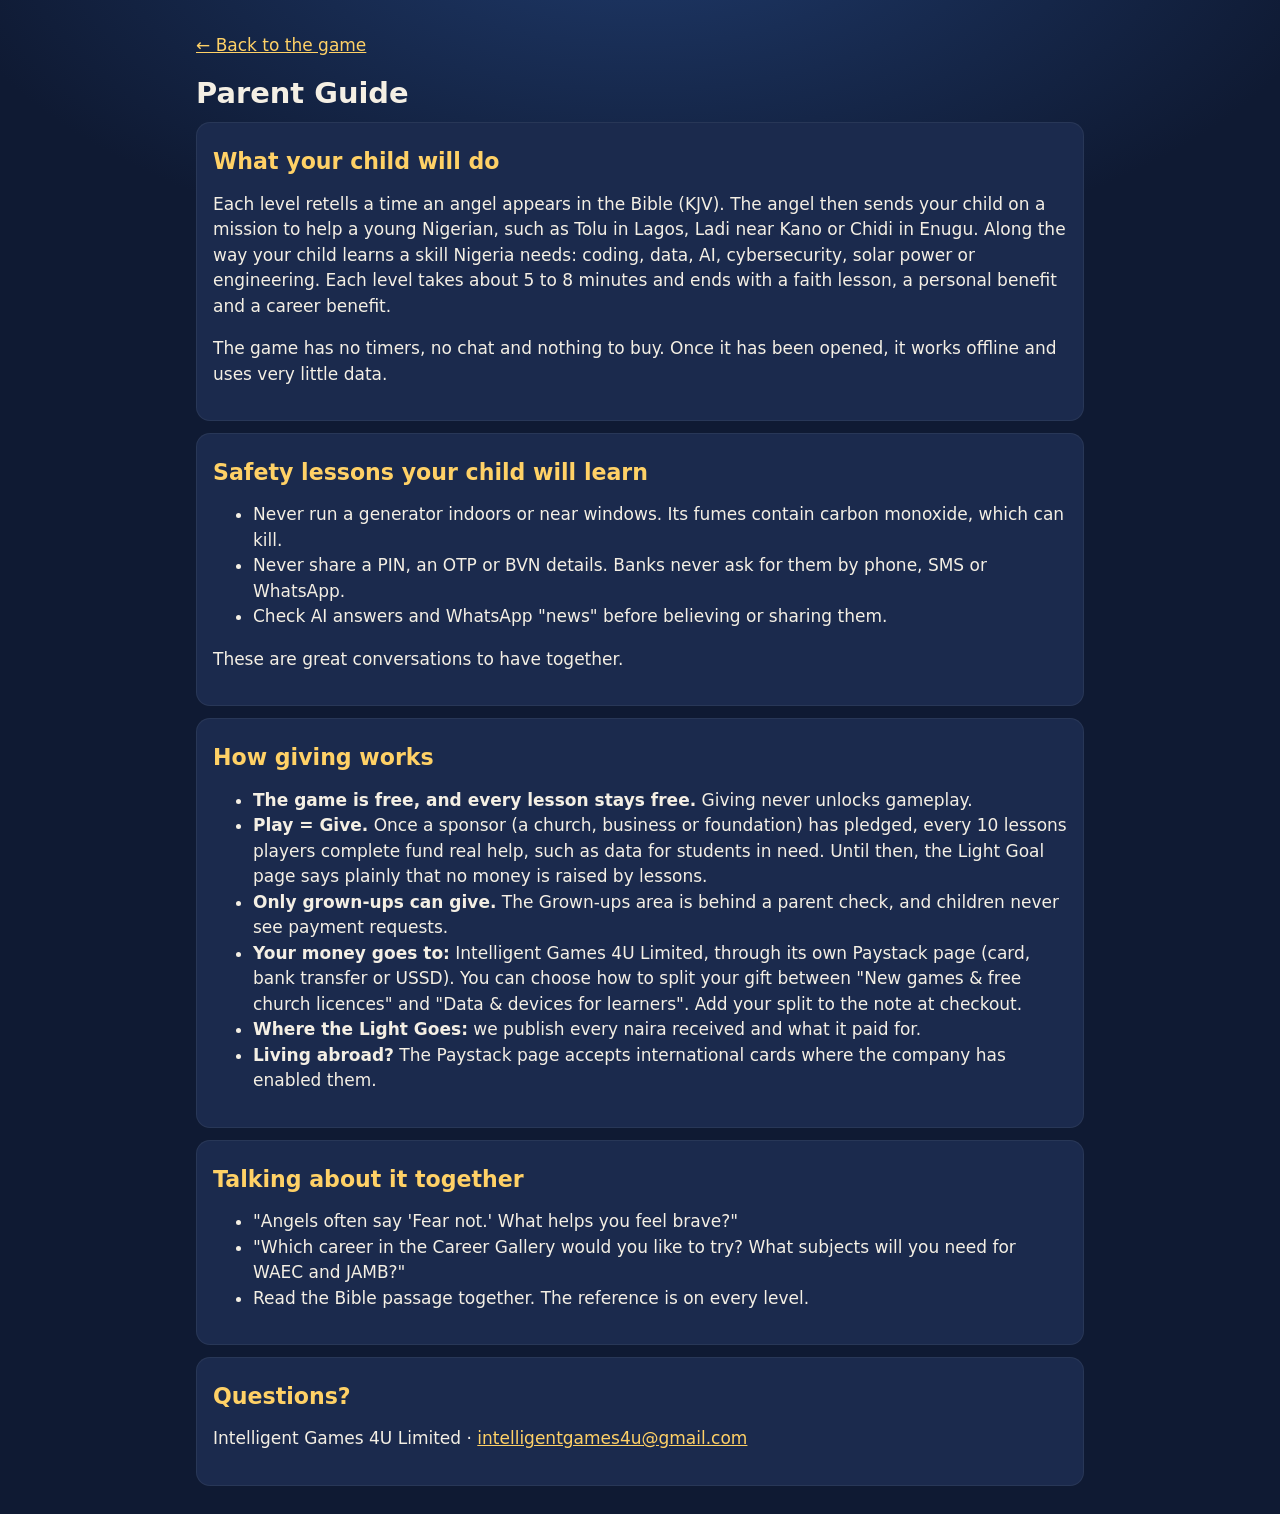
<file: angel-academy-naija/guides/parent-guide.html>
<!doctype html>
<html lang="en-NG">
<head>
  <meta charset="utf-8">
  <meta name="viewport" content="width=device-width, initial-scale=1">
  <title>Parent Guide: Angel Academy Naija</title>
  <link rel="stylesheet" href="../css/style.css">
</head>
<body>
<main>
  <p><a href="../index.html">← Back to the game</a></p>
  <h1>Parent Guide</h1>

  <section class="panel">
    <h2>What your child will do</h2>
    <p>Each level retells a time an angel appears in the Bible (KJV). The angel then sends your child on a mission to help a young Nigerian, such as Tolu in Lagos, Ladi near Kano or Chidi in Enugu. Along the way your child learns a skill Nigeria needs: coding, data, AI, cybersecurity, solar power or engineering. Each level takes about 5 to 8 minutes and ends with a faith lesson, a personal benefit and a career benefit.</p>
    <p>The game has no timers, no chat and nothing to buy. Once it has been opened, it works offline and uses very little data.</p>
  </section>

  <section class="panel">
    <h2>Safety lessons your child will learn</h2>
    <ul>
      <li>Never run a generator indoors or near windows. Its fumes contain carbon monoxide, which can kill.</li>
      <li>Never share a PIN, an OTP or BVN details. Banks never ask for them by phone, SMS or WhatsApp.</li>
      <li>Check AI answers and WhatsApp "news" before believing or sharing them.</li>
    </ul>
    <p>These are great conversations to have together.</p>
  </section>

  <section class="panel">
    <h2>How giving works</h2>
    <ul>
      <li><strong>The game is free, and every lesson stays free.</strong> Giving never unlocks gameplay.</li>
      <li><strong>Play = Give.</strong> Once a sponsor (a church, business or foundation) has pledged, every 10 lessons players complete fund real help, such as data for students in need. Until then, the Light Goal page says plainly that no money is raised by lessons.</li>
      <li><strong>Only grown-ups can give.</strong> The Grown-ups area is behind a parent check, and children never see payment requests.</li>
      <li><strong>Your money goes to:</strong> Intelligent Games 4U Limited, through its own Paystack page (card, bank transfer or USSD). You can choose how to split your gift between "New games &amp; free church licences" and "Data &amp; devices for learners". Add your split to the note at checkout.</li>
      <li><strong>Where the Light Goes:</strong> we publish every naira received and what it paid for.</li>
      <li><strong>Living abroad?</strong> The Paystack page accepts international cards where the company has enabled them.</li>
    </ul>
  </section>

  <section class="panel">
    <h2>Talking about it together</h2>
    <ul>
      <li>"Angels often say 'Fear not.' What helps you feel brave?"</li>
      <li>"Which career in the Career Gallery would you like to try? What subjects will you need for WAEC and JAMB?"</li>
      <li>Read the Bible passage together. The reference is on every level.</li>
    </ul>
  </section>

  <section class="panel">
    <h2>Questions?</h2>
    <p>Intelligent Games 4U Limited · <a href="mailto:intelligentgames4u@gmail.com">intelligentgames4u@gmail.com</a></p>
  </section>
</main>
</body>
</html>
</file>
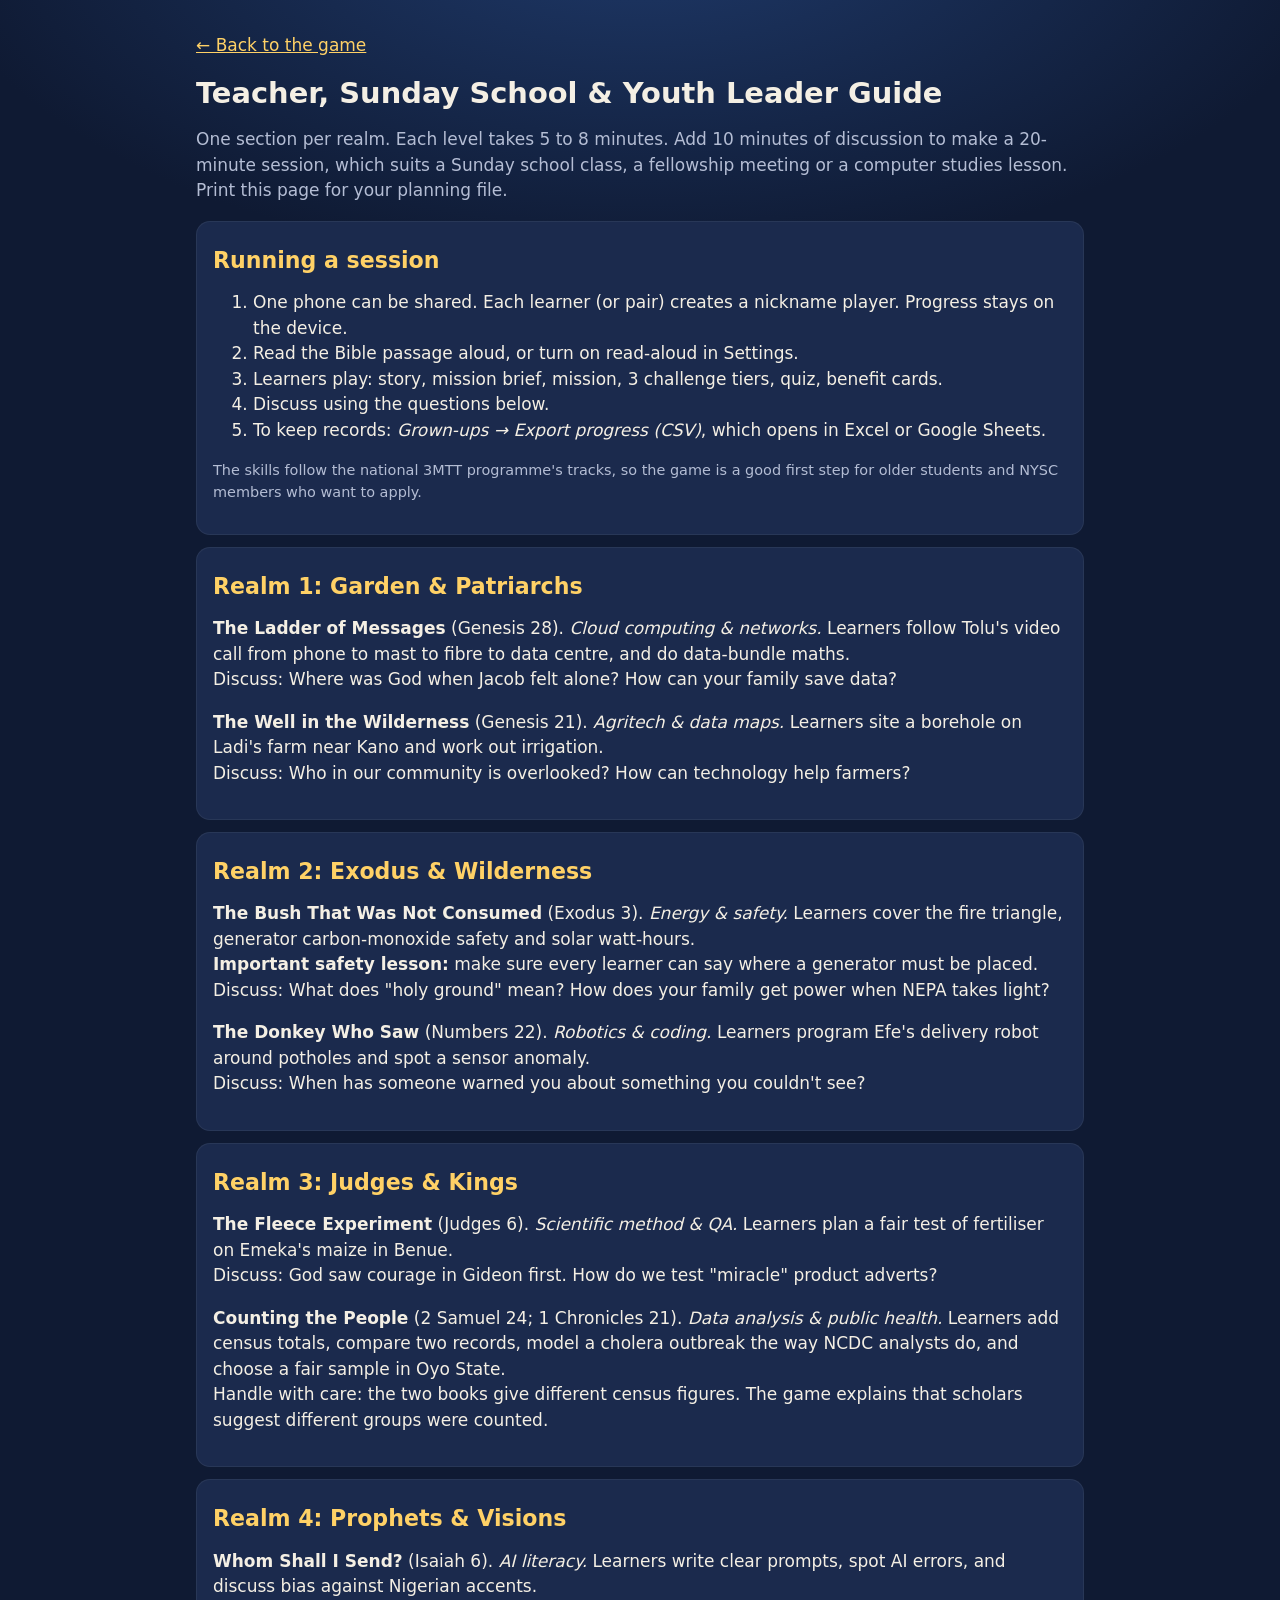
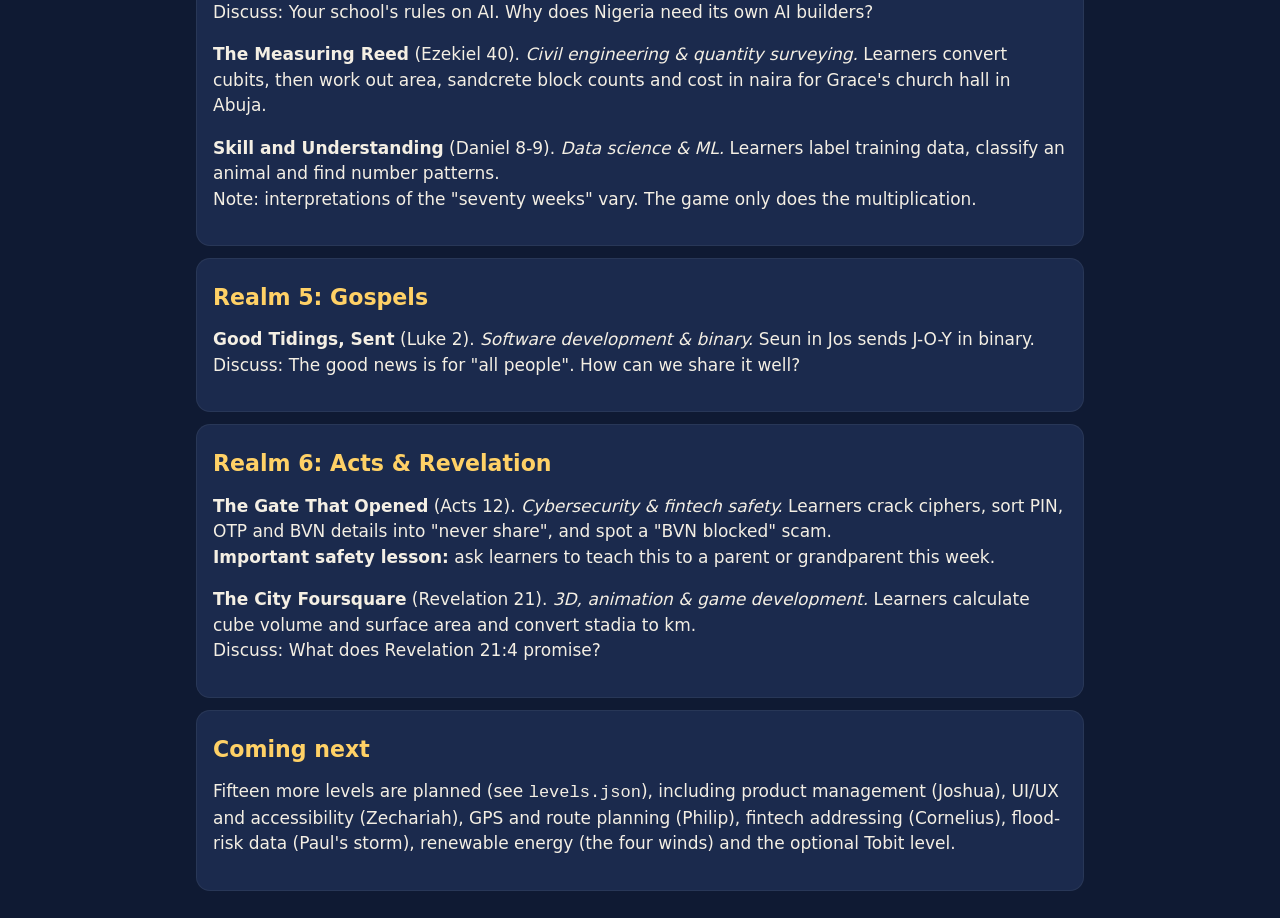
<file: angel-academy-naija/guides/teacher-guide.html>
<!doctype html>
<html lang="en-NG">
<head>
  <meta charset="utf-8">
  <meta name="viewport" content="width=device-width, initial-scale=1">
  <title>Teacher Guide: Angel Academy Naija</title>
  <link rel="stylesheet" href="../css/style.css">
  <style>@media print { a[href="../index.html"] { display: none; } .panel { break-inside: avoid; background: #fff; color: #000; } body { background: #fff; color: #000; } h2 { color: #14213d; } }</style>
</head>
<body>
<main>
  <p><a href="../index.html">← Back to the game</a></p>
  <h1>Teacher, Sunday School &amp; Youth Leader Guide</h1>
  <p class="muted">One section per realm. Each level takes 5 to 8 minutes. Add 10 minutes of discussion to make a 20-minute session, which suits a Sunday school class, a fellowship meeting or a computer studies lesson. Print this page for your planning file.</p>

  <section class="panel">
    <h2>Running a session</h2>
    <ol>
      <li>One phone can be shared. Each learner (or pair) creates a nickname player. Progress stays on the device.</li>
      <li>Read the Bible passage aloud, or turn on read-aloud in Settings.</li>
      <li>Learners play: story, mission brief, mission, 3 challenge tiers, quiz, benefit cards.</li>
      <li>Discuss using the questions below.</li>
      <li>To keep records: <em>Grown-ups → Export progress (CSV)</em>, which opens in Excel or Google Sheets.</li>
    </ol>
    <p class="small muted">The skills follow the national 3MTT programme's tracks, so the game is a good first step for older students and NYSC members who want to apply.</p>
  </section>

  <section class="panel"><h2>Realm 1: Garden &amp; Patriarchs</h2>
    <p><strong>The Ladder of Messages</strong> (Genesis 28). <em>Cloud computing &amp; networks.</em> Learners follow Tolu's video call from phone to mast to fibre to data centre, and do data-bundle maths.<br>Discuss: Where was God when Jacob felt alone? How can your family save data?</p>
    <p><strong>The Well in the Wilderness</strong> (Genesis 21). <em>Agritech &amp; data maps.</em> Learners site a borehole on Ladi's farm near Kano and work out irrigation.<br>Discuss: Who in our community is overlooked? How can technology help farmers?</p>
  </section>

  <section class="panel"><h2>Realm 2: Exodus &amp; Wilderness</h2>
    <p><strong>The Bush That Was Not Consumed</strong> (Exodus 3). <em>Energy &amp; safety.</em> Learners cover the fire triangle, generator carbon-monoxide safety and solar watt-hours.<br><strong>Important safety lesson:</strong> make sure every learner can say where a generator must be placed.<br>Discuss: What does "holy ground" mean? How does your family get power when NEPA takes light?</p>
    <p><strong>The Donkey Who Saw</strong> (Numbers 22). <em>Robotics &amp; coding.</em> Learners program Efe's delivery robot around potholes and spot a sensor anomaly.<br>Discuss: When has someone warned you about something you couldn't see?</p>
  </section>

  <section class="panel"><h2>Realm 3: Judges &amp; Kings</h2>
    <p><strong>The Fleece Experiment</strong> (Judges 6). <em>Scientific method &amp; QA.</em> Learners plan a fair test of fertiliser on Emeka's maize in Benue.<br>Discuss: God saw courage in Gideon first. How do we test "miracle" product adverts?</p>
    <p><strong>Counting the People</strong> (2 Samuel 24; 1 Chronicles 21). <em>Data analysis &amp; public health.</em> Learners add census totals, compare two records, model a cholera outbreak the way NCDC analysts do, and choose a fair sample in Oyo State.<br>Handle with care: the two books give different census figures. The game explains that scholars suggest different groups were counted.</p>
  </section>

  <section class="panel"><h2>Realm 4: Prophets &amp; Visions</h2>
    <p><strong>Whom Shall I Send?</strong> (Isaiah 6). <em>AI literacy.</em> Learners write clear prompts, spot AI errors, and discuss bias against Nigerian accents.<br>Discuss: Your school's rules on AI. Why does Nigeria need its own AI builders?</p>
    <p><strong>The Measuring Reed</strong> (Ezekiel 40). <em>Civil engineering &amp; quantity surveying.</em> Learners convert cubits, then work out area, sandcrete block counts and cost in naira for Grace's church hall in Abuja.</p>
    <p><strong>Skill and Understanding</strong> (Daniel 8-9). <em>Data science &amp; ML.</em> Learners label training data, classify an animal and find number patterns.<br>Note: interpretations of the "seventy weeks" vary. The game only does the multiplication.</p>
  </section>

  <section class="panel"><h2>Realm 5: Gospels</h2>
    <p><strong>Good Tidings, Sent</strong> (Luke 2). <em>Software development &amp; binary.</em> Seun in Jos sends J-O-Y in binary.<br>Discuss: The good news is for "all people". How can we share it well?</p>
  </section>

  <section class="panel"><h2>Realm 6: Acts &amp; Revelation</h2>
    <p><strong>The Gate That Opened</strong> (Acts 12). <em>Cybersecurity &amp; fintech safety.</em> Learners crack ciphers, sort PIN, OTP and BVN details into "never share", and spot a "BVN blocked" scam.<br><strong>Important safety lesson:</strong> ask learners to teach this to a parent or grandparent this week.</p>
    <p><strong>The City Foursquare</strong> (Revelation 21). <em>3D, animation &amp; game development.</em> Learners calculate cube volume and surface area and convert stadia to km.<br>Discuss: What does Revelation 21:4 promise?</p>
  </section>

  <section class="panel"><h2>Coming next</h2>
    <p>Fifteen more levels are planned (see <code>levels.json</code>), including product management (Joshua), UI/UX and accessibility (Zechariah), GPS and route planning (Philip), fintech addressing (Cornelius), flood-risk data (Paul's storm), renewable energy (the four winds) and the optional Tobit level.</p>
  </section>
</main>
</body>
</html>
</file>
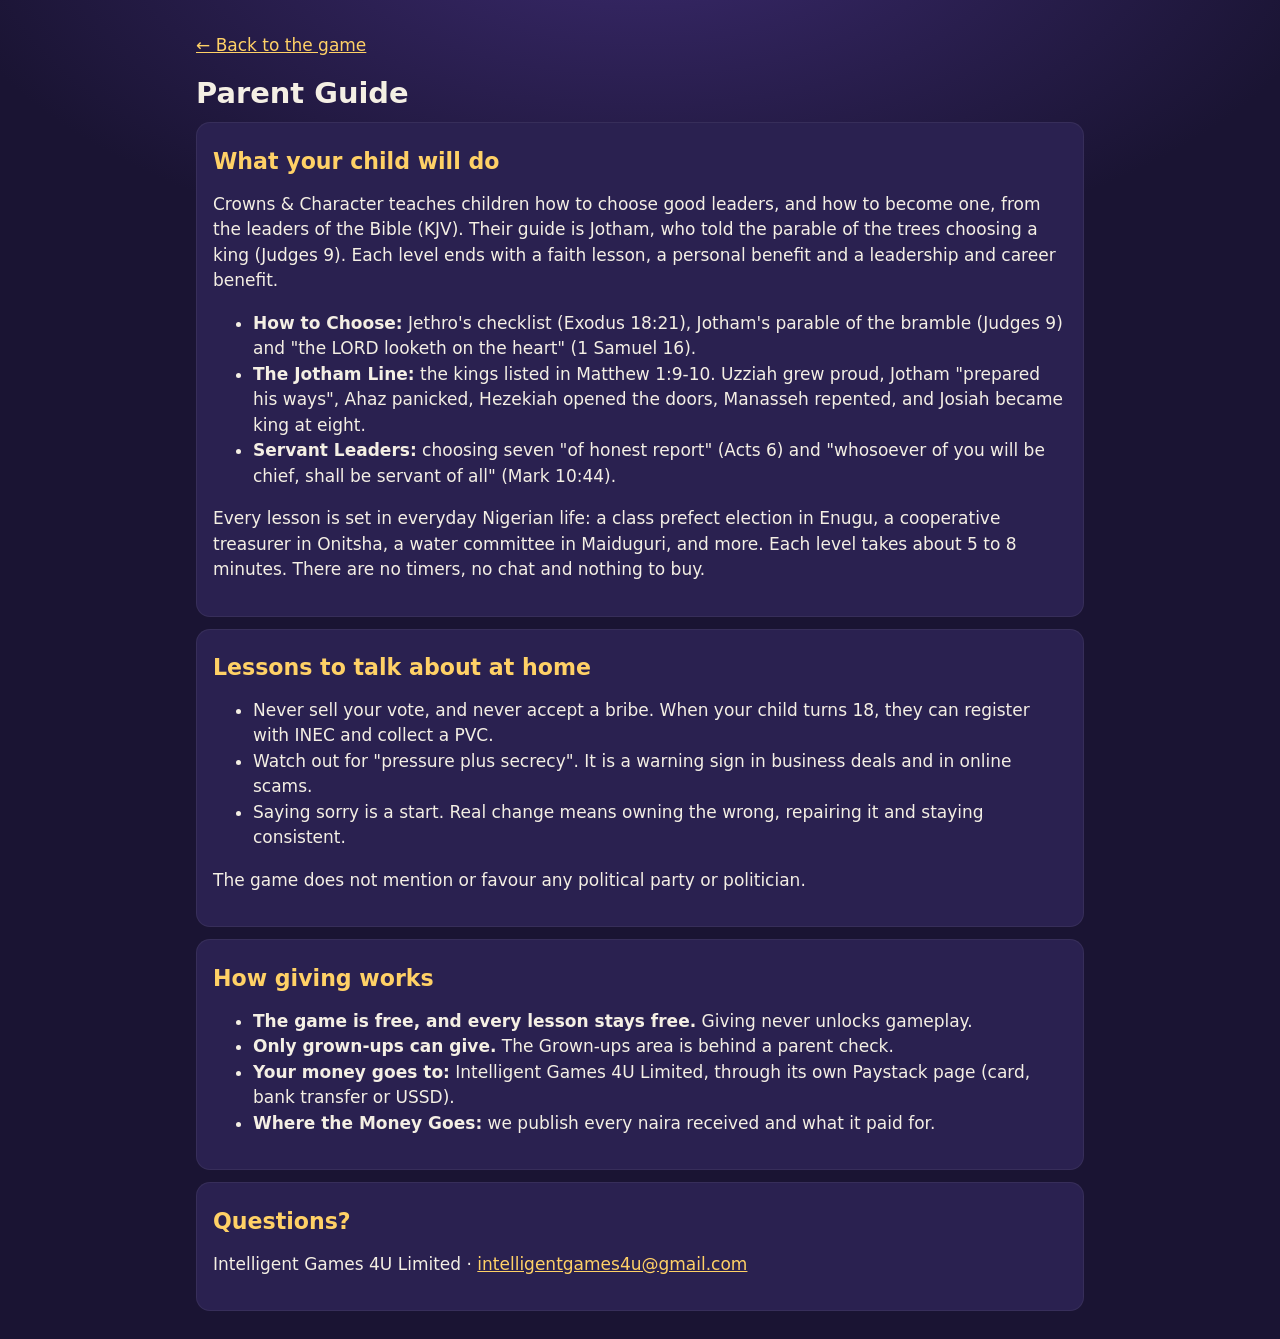
<file: crowns-and-character/guides/parent-guide.html>
<!doctype html>
<html lang="en-NG">
<head>
  <meta charset="utf-8">
  <meta name="viewport" content="width=device-width, initial-scale=1">
  <title>Parent Guide: Crowns &amp; Character</title>
  <link rel="stylesheet" href="../css/style.css">
</head>
<body>
<main>
  <p><a href="../index.html">← Back to the game</a></p>
  <h1>Parent Guide</h1>

  <section class="panel">
    <h2>What your child will do</h2>
    <p>Crowns &amp; Character teaches children how to choose good leaders, and how to become one, from the leaders of the Bible (KJV). Their guide is Jotham, who told the parable of the trees choosing a king (Judges 9). Each level ends with a faith lesson, a personal benefit and a leadership and career benefit.</p>
    <ul>
      <li><strong>How to Choose:</strong> Jethro's checklist (Exodus 18:21), Jotham's parable of the bramble (Judges 9) and "the LORD looketh on the heart" (1 Samuel 16).</li>
      <li><strong>The Jotham Line:</strong> the kings listed in Matthew 1:9-10. Uzziah grew proud, Jotham "prepared his ways", Ahaz panicked, Hezekiah opened the doors, Manasseh repented, and Josiah became king at eight.</li>
      <li><strong>Servant Leaders:</strong> choosing seven "of honest report" (Acts 6) and "whosoever of you will be chief, shall be servant of all" (Mark 10:44).</li>
    </ul>
    <p>Every lesson is set in everyday Nigerian life: a class prefect election in Enugu, a cooperative treasurer in Onitsha, a water committee in Maiduguri, and more. Each level takes about 5 to 8 minutes. There are no timers, no chat and nothing to buy.</p>
  </section>

  <section class="panel">
    <h2>Lessons to talk about at home</h2>
    <ul>
      <li>Never sell your vote, and never accept a bribe. When your child turns 18, they can register with INEC and collect a PVC.</li>
      <li>Watch out for "pressure plus secrecy". It is a warning sign in business deals and in online scams.</li>
      <li>Saying sorry is a start. Real change means owning the wrong, repairing it and staying consistent.</li>
    </ul>
    <p>The game does not mention or favour any political party or politician.</p>
  </section>

  <section class="panel">
    <h2>How giving works</h2>
    <ul>
      <li><strong>The game is free, and every lesson stays free.</strong> Giving never unlocks gameplay.</li>
      <li><strong>Only grown-ups can give.</strong> The Grown-ups area is behind a parent check.</li>
      <li><strong>Your money goes to:</strong> Intelligent Games 4U Limited, through its own Paystack page (card, bank transfer or USSD).</li>
      <li><strong>Where the Money Goes:</strong> we publish every naira received and what it paid for.</li>
    </ul>
  </section>

  <section class="panel">
    <h2>Questions?</h2>
    <p>Intelligent Games 4U Limited · <a href="mailto:intelligentgames4u@gmail.com">intelligentgames4u@gmail.com</a></p>
  </section>
</main>
</body>
</html>
</file>
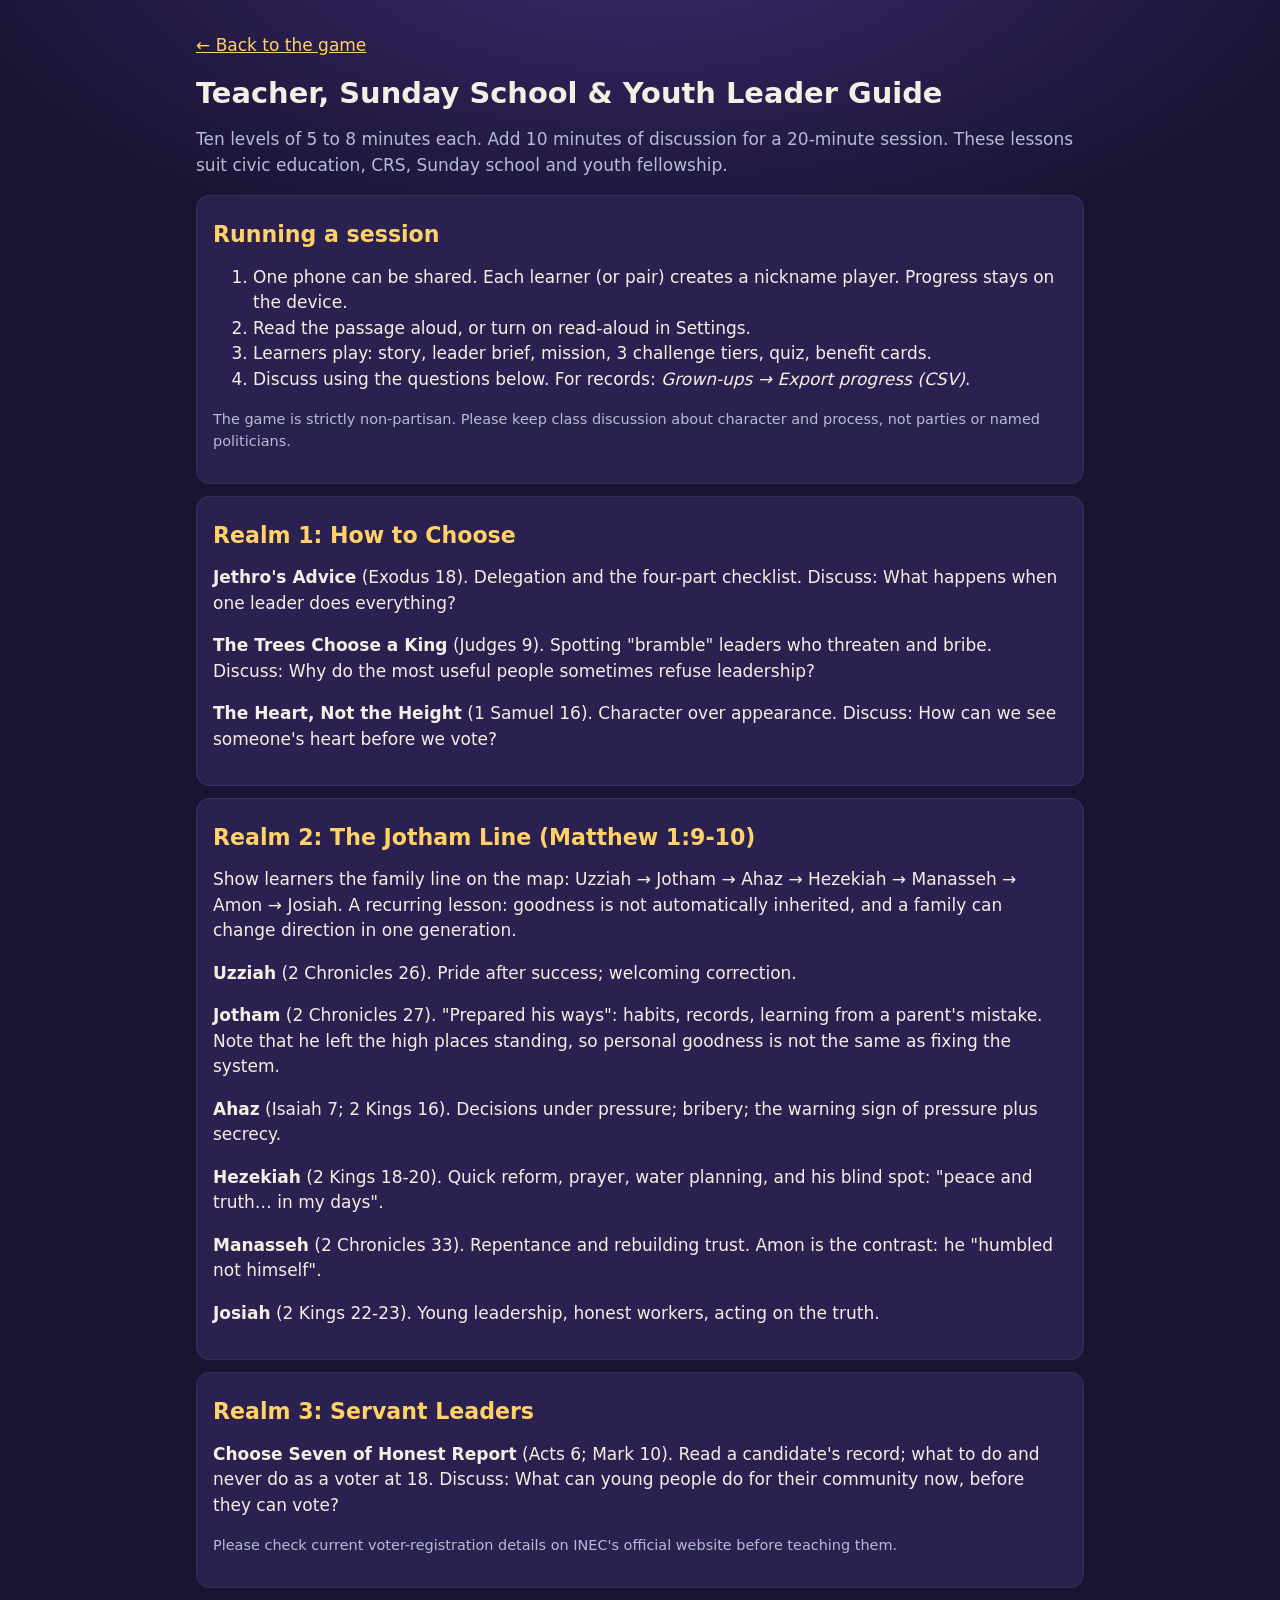
<file: crowns-and-character/guides/teacher-guide.html>
<!doctype html>
<html lang="en-NG">
<head>
  <meta charset="utf-8">
  <meta name="viewport" content="width=device-width, initial-scale=1">
  <title>Teacher Guide: Crowns &amp; Character</title>
  <link rel="stylesheet" href="../css/style.css">
  <style>@media print { a[href="../index.html"] { display: none; } .panel { break-inside: avoid; background: #fff; color: #000; } body { background: #fff; color: #000; } }</style>
</head>
<body>
<main>
  <p><a href="../index.html">← Back to the game</a></p>
  <h1>Teacher, Sunday School &amp; Youth Leader Guide</h1>
  <p class="muted">Ten levels of 5 to 8 minutes each. Add 10 minutes of discussion for a 20-minute session. These lessons suit civic education, CRS, Sunday school and youth fellowship.</p>

  <section class="panel">
    <h2>Running a session</h2>
    <ol>
      <li>One phone can be shared. Each learner (or pair) creates a nickname player. Progress stays on the device.</li>
      <li>Read the passage aloud, or turn on read-aloud in Settings.</li>
      <li>Learners play: story, leader brief, mission, 3 challenge tiers, quiz, benefit cards.</li>
      <li>Discuss using the questions below. For records: <em>Grown-ups → Export progress (CSV)</em>.</li>
    </ol>
    <p class="small muted">The game is strictly non-partisan. Please keep class discussion about character and process, not parties or named politicians.</p>
  </section>

  <section class="panel"><h2>Realm 1: How to Choose</h2>
    <p><strong>Jethro's Advice</strong> (Exodus 18). Delegation and the four-part checklist. Discuss: What happens when one leader does everything?</p>
    <p><strong>The Trees Choose a King</strong> (Judges 9). Spotting "bramble" leaders who threaten and bribe. Discuss: Why do the most useful people sometimes refuse leadership?</p>
    <p><strong>The Heart, Not the Height</strong> (1 Samuel 16). Character over appearance. Discuss: How can we see someone's heart before we vote?</p>
  </section>

  <section class="panel"><h2>Realm 2: The Jotham Line (Matthew 1:9-10)</h2>
    <p>Show learners the family line on the map: Uzziah → Jotham → Ahaz → Hezekiah → Manasseh → Amon → Josiah. A recurring lesson: goodness is not automatically inherited, and a family can change direction in one generation.</p>
    <p><strong>Uzziah</strong> (2 Chronicles 26). Pride after success; welcoming correction.</p>
    <p><strong>Jotham</strong> (2 Chronicles 27). "Prepared his ways": habits, records, learning from a parent's mistake. Note that he left the high places standing, so personal goodness is not the same as fixing the system.</p>
    <p><strong>Ahaz</strong> (Isaiah 7; 2 Kings 16). Decisions under pressure; bribery; the warning sign of pressure plus secrecy.</p>
    <p><strong>Hezekiah</strong> (2 Kings 18-20). Quick reform, prayer, water planning, and his blind spot: "peace and truth… in my days".</p>
    <p><strong>Manasseh</strong> (2 Chronicles 33). Repentance and rebuilding trust. Amon is the contrast: he "humbled not himself".</p>
    <p><strong>Josiah</strong> (2 Kings 22-23). Young leadership, honest workers, acting on the truth.</p>
  </section>

  <section class="panel"><h2>Realm 3: Servant Leaders</h2>
    <p><strong>Choose Seven of Honest Report</strong> (Acts 6; Mark 10). Read a candidate's record; what to do and never do as a voter at 18. Discuss: What can young people do for their community now, before they can vote?</p>
    <p class="small muted">Please check current voter-registration details on INEC's official website before teaching them.</p>
  </section>
</main>
</body>
</html>
</file>
<file: css/styles.css>
:root {
  --bg: #fdf8ef;
  --bg-alt: #f5ecdc;
  --card: #ffffff;
  --ink: #14213d;
  --muted: #56607a;
  --line: #e8dcc6;
  --navy: #14213d;
  --gold: #f4b324;
  --gold-ink: #a86b00;
  --sky: #3a86ff;
  --maths: #2a9d8f;
  --maths-bg: #e3f4f1;
  --english: #c8553d;
  --english-bg: #fbe8e3;
  --stem: #008751;
  --stem-bg: #e0f3ea;
  --good: #2e9e5b;
  --bad: #d64545;
  --shadow: 0 12px 32px rgba(20, 33, 61, .09);
  --radius: 18px;
}
@media (prefers-color-scheme: dark) {
  :root:not([data-theme="light"]) {
    --bg: #0f172e;
    --bg-alt: #141e3a;
    --card: #1a2547;
    --ink: #f4efe4;
    --muted: #aab3cc;
    --line: #2a3660;
    --maths-bg: #173a3a;
    --english-bg: #3d2223;
    --stem: #3fcf8e;
    --stem-bg: #14382b;
    --gold-ink: #f4b324;
    --shadow: 0 12px 32px rgba(0, 0, 0, .3);
  }
}

* { box-sizing: border-box; }
html { scroll-behavior: smooth; scroll-padding-top: 76px; }
body {
  margin: 0;
  background: var(--bg);
  color: var(--ink);
  font-family: "Nunito", system-ui, sans-serif;
  font-size: 17px;
  line-height: 1.6;
  overflow-x: hidden;
}
img { max-width: 100%; display: block; }
h1, h2, h3 { font-family: "Baloo 2", "Nunito", sans-serif; line-height: 1.15; margin: 0 0 .5em; }
h1 { font-size: clamp(2.1rem, 5vw, 3.5rem); font-weight: 800; }
h2 { font-size: clamp(1.7rem, 3.5vw, 2.5rem); font-weight: 800; }
h3 { font-size: 1.3rem; font-weight: 700; }
p { margin: 0 0 1em; }
a { color: inherit; }

.wrap { width: min(1140px, 100% - 32px); margin-inline: auto; }

.eyebrow {
  text-transform: uppercase;
  letter-spacing: .12em;
  font-weight: 800;
  font-size: .8rem;
  color: var(--gold-ink);
  margin-bottom: .6em;
}

.btn {
  display: inline-flex; align-items: center; justify-content: center;
  background: var(--gold); color: #14213d;
  font: 800 1rem "Nunito", sans-serif;
  padding: .85em 1.5em; border-radius: 999px; border: 0;
  text-decoration: none; cursor: pointer;
  box-shadow: 0 6px 0 #c98a00;
  transition: transform .12s, box-shadow .12s;
}
.btn:hover { transform: translateY(-2px); box-shadow: 0 8px 0 #c98a00; }
.btn:active { transform: translateY(3px); box-shadow: 0 3px 0 #c98a00; }
.btn-ghost { background: transparent; color: var(--ink); box-shadow: inset 0 0 0 2px var(--ink); }
.btn-ghost:hover, .btn-ghost:active { box-shadow: inset 0 0 0 2px var(--ink); }
.btn-small { padding: .5em 1.1em; font-size: .92rem; box-shadow: 0 4px 0 #c98a00; }

/* Nav */
.nav {
  position: sticky; top: 0; z-index: 50;
  background: color-mix(in srgb, var(--bg) 88%, transparent);
  backdrop-filter: blur(10px);
  border-bottom: 1px solid var(--line);
}
.nav-inner { display: flex; align-items: center; justify-content: space-between; height: 68px; }
.brand { display: flex; align-items: center; gap: 10px; text-decoration: none; }
.brand-text { font: 700 1.25rem "Baloo 2", sans-serif; }
.brand-text b { color: var(--gold-ink); }
.nav-links { display: flex; align-items: center; gap: 26px; }
.nav-links a { text-decoration: none; font-weight: 700; }
.nav-links a:not(.btn):hover { color: var(--gold-ink); }
.nav-toggle { display: none; background: none; border: 0; padding: 8px; cursor: pointer; }
.nav-toggle span { display: block; width: 24px; height: 3px; background: var(--ink); margin: 4px 0; border-radius: 2px; }

@media (max-width: 820px) {
  .nav-toggle { display: block; }
  .nav-links {
    position: absolute; top: 68px; left: 0; right: 0;
    flex-direction: column; align-items: stretch; gap: 0;
    background: var(--bg); border-bottom: 1px solid var(--line);
    padding: 8px 16px 16px; display: none;
  }
  .nav-links.open { display: flex; }
  .nav-links a { padding: 12px 4px; }
  .nav-links .btn { margin-top: 8px; }
}

/* Hero */
.hero {
  background:
    radial-gradient(circle at 85% 20%, rgba(244, 179, 36, .25), transparent 45%),
    radial-gradient(circle at 10% 90%, rgba(58, 134, 255, .12), transparent 40%);
  padding: 64px 0 72px;
}
.hero-inner { display: grid; grid-template-columns: 1.1fr .9fr; gap: 48px; align-items: center; }
.lead { font-size: 1.15rem; color: var(--muted); max-width: 36em; }
.hero-cta { display: flex; flex-wrap: wrap; gap: 14px; margin: 26px 0; }
.hero-points { list-style: none; padding: 0; margin: 0; display: flex; flex-wrap: wrap; gap: 10px 22px; }
.hero-points li { font-weight: 700; font-size: .95rem; }
.hero-points li::before { content: "\2713"; color: var(--maths); font-weight: 900; margin-right: 6px; }
.hero-art img { width: 100%; filter: drop-shadow(0 20px 30px rgba(20, 33, 61, .15)); animation: bob 5s ease-in-out infinite; }
@keyframes bob { 50% { transform: translateY(-10px) rotate(-1deg); } }
@media (max-width: 820px) {
  .hero { padding: 36px 0 48px; }
  .hero-inner { grid-template-columns: 1fr; gap: 24px; }
  .hero-art { order: -1; max-width: 360px; margin-inline: auto; }
}
@media (prefers-reduced-motion: reduce) { .hero-art img { animation: none; } html { scroll-behavior: auto; } }

/* Strip */
.strip { background: var(--navy); color: #fff; padding: 26px 0; }
.strip-inner { display: grid; grid-template-columns: repeat(4, 1fr); gap: 16px; text-align: center; }
.strip strong { display: block; font: 800 2rem "Baloo 2", sans-serif; color: var(--gold); line-height: 1.1; }
.strip span { font-size: .92rem; opacity: .85; }
@media (max-width: 700px) { .strip-inner { grid-template-columns: repeat(2, 1fr); row-gap: 20px; } }

/* Sections */
.section { padding: 84px 0; }
.section-alt { background: var(--bg-alt); }
.section-head { text-align: center; max-width: 680px; margin: 0 auto 40px; }
.sub { color: var(--muted); font-size: 1.08rem; }
@media (max-width: 700px) { .section { padding: 56px 0; } }

/* Tabs + game grid */
.tabs { display: flex; justify-content: center; gap: 8px; margin-bottom: 32px; flex-wrap: wrap; }
.tab {
  font: 800 .95rem "Nunito", sans-serif; color: var(--ink);
  background: var(--card); border: 2px solid var(--line);
  padding: .55em 1.3em; border-radius: 999px; cursor: pointer;
}
.tab.active { background: var(--navy); color: #fff; border-color: var(--navy); }
@media (prefers-color-scheme: dark) { :root:not([data-theme="light"]) .tab.active { background: var(--gold); color: #14213d; border-color: var(--gold); } }

.game-grid { display: grid; grid-template-columns: repeat(auto-fill, minmax(250px, 1fr)); gap: 22px; }
.game-card {
  background: var(--card); border: 1px solid var(--line); border-radius: var(--radius);
  padding: 24px; box-shadow: var(--shadow);
  display: flex; flex-direction: column;
  transition: transform .15s;
}
.game-card:hover { transform: translateY(-4px); }
.game-card.featured { border: 3px solid var(--gold); position: relative; }
@media (min-width: 620px) { .game-card.featured { grid-column: span 2; } }
.badge {
  position: absolute; top: 16px; right: 16px;
  background: var(--gold); color: #14213d; font-weight: 800; font-size: .75rem;
  padding: 4px 10px; border-radius: 999px; text-transform: uppercase; letter-spacing: .05em;
}
.game-card[hidden] { display: none; }
.game-card p { color: var(--muted); font-size: .97rem; }
.game-card .story { font-style: italic; font-size: .88rem; margin-top: auto; margin-bottom: 0; }
.game-icon {
  width: 56px; height: 56px; border-radius: 16px; font-size: 1.8rem;
  display: grid; place-items: center; margin-bottom: 14px;
}
.game-icon.maths { background: var(--maths-bg); }
.game-icon.english { background: var(--english-bg); }
.tag { font-size: .78rem; font-weight: 800; text-transform: uppercase; letter-spacing: .05em; margin-bottom: 6px; }
.tag.maths { color: var(--maths); }
.tag.english { color: var(--english); }
.game-icon.stem { background: var(--stem-bg); }
.tag.stem { color: var(--stem); }
.players {
  align-self: flex-start; font-weight: 800; font-size: .88rem; color: var(--stem);
  background: var(--stem-bg); padding: 3px 12px; border-radius: 999px; margin: 0 0 10px;
}
.game-card p.players { color: var(--stem); font-size: .88rem; }
.players[hidden] { display: none; }
a.play-link { text-decoration: none; }
.footer .count-note { font-size: .85rem; opacity: .8; }
.play-link {
  align-self: flex-start; margin-top: 14px;
  background: none; border: 0; padding: 0; cursor: pointer;
  font: 800 1rem "Nunito", sans-serif; color: var(--gold-ink);
}
.play-link:hover { text-decoration: underline; }

/* Play area */
.play-choose { display: grid; grid-template-columns: repeat(3, 1fr); gap: 20px; max-width: 960px; margin: 0 auto; }
.ark-build { max-width: 520px; margin: 0 auto 14px; }
.ark-build svg { width: 100%; height: auto; }
.q-figure { max-width: 420px; margin: 4px auto 14px; }
.q-figure svg { width: 100%; height: auto; }
.pattern-row { display: flex; justify-content: center; gap: 6px; flex-wrap: wrap; margin: 8px 0 16px; }
.pattern-row span { width: 40px; height: 40px; border-radius: 8px; display: grid; place-items: center; font-size: 1.5rem; }
.pattern-row .q { border: 3px dashed var(--gold); color: var(--gold-ink); font-weight: 800; }
.answer .swatch { display: inline-block; width: 28px; height: 28px; border-radius: 6px; vertical-align: middle; }
.choose-card {
  display: flex; flex-direction: column; align-items: center; gap: 4px;
  background: var(--card); color: var(--ink); border: 3px solid var(--line); border-radius: var(--radius);
  padding: 28px 16px; cursor: pointer; box-shadow: var(--shadow);
  font-family: "Nunito", sans-serif; transition: border-color .15s, transform .15s;
}
.choose-card:hover, .choose-card.active { border-color: var(--gold); transform: translateY(-3px); }
.choose-emoji { font-size: 2.6rem; }
.choose-title { font: 700 1.3rem "Baloo 2", sans-serif; }
.choose-sub { color: var(--muted); font-weight: 700; font-size: .9rem; }
@media (max-width: 760px) { .play-choose { grid-template-columns: 1fr; } }

.game-stage {
  max-width: 760px; margin: 28px auto 0;
  background: var(--card); border-radius: 24px; box-shadow: var(--shadow);
  border: 3px solid var(--gold); overflow: hidden;
}
.stage-top {
  display: flex; justify-content: space-between; align-items: center; gap: 10px;
  background: var(--navy); color: #fff; padding: 14px 20px; flex-wrap: wrap;
}
.stage-title { font: 700 1.15rem "Baloo 2", sans-serif; }
.stage-progress { font-weight: 700; opacity: .85; font-size: .92rem; }
.stage-score { font-weight: 800; color: var(--gold); }
.progress-bar { height: 8px; background: var(--line); }
.progress-bar span { display: block; height: 100%; width: 0; background: var(--gold); transition: width .3s; }
.stage-body { padding: 28px 24px 32px; text-align: center; }
@media (max-width: 560px) { .stage-body { padding: 22px 16px 26px; } }

.q-story { color: var(--muted); font-size: .98rem; max-width: 34em; margin: 0 auto 10px; }
.q-visual { font-size: 1.8rem; letter-spacing: 2px; margin: 6px 0 14px; line-height: 1.4; word-break: break-word; }
.q-text { font: 700 1.5rem "Baloo 2", sans-serif; margin-bottom: 20px; }
.answers { display: grid; grid-template-columns: repeat(2, minmax(0, 1fr)); gap: 12px; max-width: 460px; margin: 0 auto; }
.answer {
  font: 800 1.35rem "Nunito", sans-serif; color: var(--ink);
  background: var(--bg); border: 3px solid var(--line); border-radius: 14px;
  padding: 14px 8px; cursor: pointer; transition: border-color .12s, transform .12s;
}
.answer:hover:not(:disabled) { border-color: var(--gold); transform: translateY(-2px); }
.answer.correct { background: var(--good); border-color: var(--good); color: #fff; }
.answer.wrong { background: var(--bad); border-color: var(--bad); color: #fff; }
.answer:disabled { cursor: default; }

.word-slots { display: flex; justify-content: center; gap: 8px; flex-wrap: wrap; margin: 6px 0 22px; }
.slot {
  width: 46px; height: 54px; border-radius: 10px;
  display: grid; place-items: center;
  font: 800 1.6rem "Baloo 2", sans-serif;
  background: var(--bg); border: 3px solid var(--line);
}
.slot.blank { border-style: dashed; border-color: var(--gold); color: var(--gold-ink); }
.slot.filled { border-style: solid; }
@media (max-width: 560px) { .slot { width: 36px; height: 44px; font-size: 1.3rem; } }
.letters { display: flex; justify-content: center; flex-wrap: wrap; gap: 10px; max-width: 480px; margin: 0 auto; }
.letter {
  width: 52px; height: 52px; border-radius: 12px;
  font: 800 1.4rem "Baloo 2", sans-serif; color: #14213d;
  background: var(--gold); border: 0; cursor: pointer; box-shadow: 0 4px 0 #c98a00;
}
.letter:active { transform: translateY(3px); box-shadow: 0 1px 0 #c98a00; }
.letter:disabled { opacity: .3; cursor: default; }

.feedback { min-height: 1.8em; margin-top: 18px; font-weight: 800; font-size: 1.1rem; }
.feedback.good { color: var(--good); }
.feedback.bad { color: var(--bad); }
.hint-btn { background: none; border: 0; color: var(--muted); font: 700 .95rem "Nunito", sans-serif; cursor: pointer; text-decoration: underline; margin-top: 14px; }

.result-stars { font-size: 2.6rem; margin-bottom: 6px; }
.result-verse { font-style: italic; color: var(--muted); max-width: 30em; margin: 14px auto 22px; }
.result-actions { display: flex; justify-content: center; gap: 12px; flex-wrap: wrap; }

/* Payments */
.paywall {
  margin: 18px auto 0; max-width: 520px; padding: 22px;
  border: 3px dashed var(--gold); border-radius: var(--radius); background: var(--bg);
}
.paywall p { color: var(--muted); }
.pay-note { font-size: .9rem; color: var(--muted); margin: 16px 0 0; }
.pay-note .hint-btn { margin: 0; }
.btn-disabled { opacity: .55; cursor: not-allowed; pointer-events: none; }
.donate { background: linear-gradient(135deg, #14213d, #22325e); color: #fff; }
.donate-inner { display: grid; grid-template-columns: 1.3fr 1fr; gap: 40px; align-items: center; }
.donate h2 { color: #fff; }
.donate p { color: #cfd6e8; }
.donate-card { background: rgba(255, 255, 255, .07); border: 1px solid rgba(255, 255, 255, .15); border-radius: var(--radius); padding: 28px; text-align: center; }
.donate-card ul { list-style: none; padding: 0; margin: 0 0 20px; text-align: left; display: grid; gap: 8px; }
.donate-card li::before { content: "\2665"; color: var(--gold); margin-right: 8px; }
.donate .btn-ghost { color: #fff; box-shadow: inset 0 0 0 2px #fff; }
@media (max-width: 820px) { .donate-inner { grid-template-columns: 1fr; gap: 24px; } }

/* Steps */
.steps { list-style: none; padding: 0; margin: 0; display: grid; grid-template-columns: repeat(3, 1fr); gap: 24px; }
.steps li { background: var(--card); border: 1px solid var(--line); border-radius: var(--radius); padding: 28px; box-shadow: var(--shadow); }
.steps p { color: var(--muted); margin: 0; }
.step-num {
  display: grid; place-items: center; width: 44px; height: 44px; border-radius: 50%;
  background: var(--gold); color: #14213d; font: 800 1.3rem "Baloo 2", sans-serif; margin-bottom: 14px;
}
@media (max-width: 820px) { .steps { grid-template-columns: 1fr; } }

/* Who */
.who-grid { display: grid; grid-template-columns: repeat(3, 1fr); gap: 24px; }
.who-card { background: var(--card); border-radius: var(--radius); padding: 30px; border-top: 6px solid var(--gold); box-shadow: var(--shadow); }
.who-card:nth-child(2) { border-top-color: var(--maths); }
.who-card:nth-child(3) { border-top-color: var(--english); }
.who-card p { color: var(--muted); margin: 0; }
.who-icon { font-size: 2.2rem; margin-bottom: 8px; }
@media (max-width: 820px) { .who-grid { grid-template-columns: 1fr; } }

/* Verse */
.verse { background: var(--navy); color: #fff; padding: 64px 0; text-align: center; }
.verse blockquote { margin: 0 auto; max-width: 760px; font: 700 clamp(1.3rem, 3vw, 1.9rem)/1.4 "Baloo 2", sans-serif; }
.verse cite { display: block; margin-top: 14px; font: 800 1rem "Nunito", sans-serif; font-style: normal; color: var(--gold); }

/* Contact */
.contact-inner { display: grid; grid-template-columns: 1fr 1fr; gap: 48px; align-items: start; }
.contact-copy p { color: var(--muted); }
.contact-copy .contact-email { font-weight: 800; font-size: 1.1rem; color: var(--ink); }
.contact-email a { color: var(--gold-ink); overflow-wrap: anywhere; }
.footer-brand a { color: var(--gold); text-decoration: none; }
.contact-form { background: var(--card); padding: 28px; border-radius: var(--radius); box-shadow: var(--shadow); border: 1px solid var(--line); display: grid; gap: 14px; }
.contact-form label { display: grid; gap: 6px; font-weight: 800; font-size: .95rem; }
.contact-form input, .contact-form select, .contact-form textarea {
  font: 400 1rem "Nunito", sans-serif; color: var(--ink);
  background: var(--bg); border: 2px solid var(--line); border-radius: 12px; padding: 11px 14px; width: 100%;
}
.contact-form input:focus, .contact-form select:focus, .contact-form textarea:focus { outline: none; border-color: var(--gold); }
.form-note { margin: 0; font-weight: 700; color: var(--good); min-height: 1.2em; }
@media (max-width: 820px) { .contact-inner { grid-template-columns: 1fr; gap: 24px; } }

/* Footer */
.footer { background: var(--navy); color: #cfd6e8; padding: 40px 0; border-top: 4px solid var(--gold); }
.footer-inner { display: flex; flex-wrap: wrap; justify-content: space-between; align-items: center; gap: 20px; }
.footer-brand { display: flex; gap: 12px; align-items: center; }
.footer-brand strong { color: #fff; }
.footer-brand p { margin: 0; font-size: .92rem; }
.footer-links { display: flex; gap: 20px; flex-wrap: wrap; }
.footer-links a { text-decoration: none; font-weight: 700; }
.footer-links a:hover { color: var(--gold); }
.copy { width: 100%; margin: 0; font-size: .85rem; opacity: .7; }

:focus-visible { outline: 3px solid var(--sky); outline-offset: 3px; }

/* Intelligent Games for You: three-game home page */
:root { --lead: #6b4fd8; --lead-bg: #ece6ff; }
@media (prefers-color-scheme: dark) { :root:not([data-theme="light"]) { --lead: #b9a3ff; --lead-bg: #2b2452; } }
.game-grid.three { grid-template-columns: repeat(auto-fit, minmax(280px, 1fr)); }
.game-card { position: relative; }
.game-icon.lead { background: var(--lead-bg); }
.tag.lead { color: var(--lead); }
.game-card .gains { margin: 0 0 14px; padding-left: 1.1em; color: var(--muted); font-size: .93rem; }
.game-card .gains b { color: var(--ink); }
.game-card .play { align-self: flex-start; margin-top: 14px; }
.guides { text-align: center; color: var(--muted); font-size: .93rem; margin-top: 26px; }
.guides a { color: var(--gold-ink); }
.footer .copy a { color: inherit; }
</file>
<file: angel-academy-naija/css/style.css>
:root {
  --bg: #0f1a33;
  --bg2: #14213d;
  --panel: #1b2a4d;
  --panel2: #22345e;
  --ink: #f4efe4;
  --muted: #b4bdd4;
  --gold: #f4b324;
  --gold2: #ffd166;
  --green: #00a362;
  --ok: #5fd3a0;
  --bad: #ff8a80;
  --focus: #9ad1ff;
  --radius: 14px;
  --font: "Segoe UI", system-ui, -apple-system, Roboto, Arial, sans-serif;
  --size: 17px;
}
html.contrast { --bg: #000; --bg2: #000; --panel: #111; --panel2: #1a1a1a; --ink: #fff; --muted: #e6e6e6; --gold: #ffd400; }
html.dyslexic { --font: Verdana, Tahoma, "Trebuchet MS", sans-serif; }
html.dyslexic body { letter-spacing: .04em; word-spacing: .12em; line-height: 1.7; }
html.big { --size: 20px; }

* { box-sizing: border-box; }
html, body { margin: 0; }
body {
  font-family: var(--font); font-size: var(--size); line-height: 1.5;
  color: var(--ink);
  background: radial-gradient(1200px 600px at 50% -10%, #1f3a6b 0%, var(--bg) 60%) fixed, var(--bg);
  min-height: 100vh; display: flex; flex-direction: column;
}
.skip { position: absolute; left: -999px; }
.skip:focus { left: 8px; top: 8px; z-index: 99; background: var(--gold); color: #000; padding: 8px; }
:focus-visible { outline: 3px solid var(--focus); outline-offset: 2px; }
button { font: inherit; color: inherit; cursor: pointer; }
a { color: var(--gold2); }

/* top bar */
.topbar {
  position: sticky; top: 0; z-index: 10;
  display: flex; align-items: center; gap: 8px; flex-wrap: wrap;
  padding: 8px 16px; background: rgba(15, 26, 51, .94); backdrop-filter: blur(6px);
  border-bottom: 3px solid var(--green);
}
.greet { color: var(--green); font-weight: 700; letter-spacing: .02em; margin: 0; }
.flag { display: inline-block; width: 18px; height: 12px; background: linear-gradient(90deg, #008751 33%, #fff 33% 66%, #008751 66%); border-radius: 2px; vertical-align: middle; }
.brand { background: none; border: 0; display: flex; align-items: center; gap: 8px; font-weight: 700; padding: 4px; }
.brand-mark { color: var(--gold); font-size: 1.4em; text-shadow: 0 0 12px var(--gold); }
.light-pill { margin-left: auto; font-size: .85em; color: var(--gold2); white-space: nowrap; }
.topnav { display: flex; gap: 4px; flex-wrap: wrap; }
.topnav button, .linklike {
  background: none; border: 1px solid transparent; border-radius: 999px; padding: 6px 12px; font-size: .9em; color: var(--muted);
}
.topnav button:hover, .topnav button[aria-current="page"] { color: var(--ink); border-color: rgba(230, 200, 79, .5); }
@media (max-width: 560px) {
  .brand-text { display: none; }
  .topnav { width: 100%; justify-content: space-between; }
  .topnav button { padding: 6px 8px; }
}

main:focus-visible { outline: none; }
main { flex: 1; width: 100%; max-width: 920px; margin: 0 auto; padding: 16px; outline: none; }
.foot { display: flex; gap: 16px; justify-content: center; flex-wrap: wrap; padding: 16px; color: var(--muted); font-size: .85em; }

h1, h2, h3 { line-height: 1.2; margin: .4em 0; }
h1 { font-size: 1.7em; }
h2 { font-size: 1.3em; color: var(--gold2); }
.muted { color: var(--muted); }
.small { font-size: .85em; }

.panel { background: var(--panel); border-radius: var(--radius); padding: 16px; margin: 12px 0; border: 1px solid rgba(255, 255, 255, .06); }
.grid2 { display: grid; grid-template-columns: repeat(auto-fit, minmax(240px, 1fr)); gap: 12px; }

.btn {
  display: inline-flex; align-items: center; justify-content: center; gap: 6px;
  background: var(--gold); color: #1a1a1a; border: 0; border-radius: 999px;
  padding: 12px 22px; font-weight: 700; min-height: 46px; text-decoration: none;
  box-shadow: 0 0 0 0 rgba(230, 200, 79, .6);
}
.btn:hover { background: var(--gold2); }
.btn.ghost { background: transparent; color: var(--ink); border: 1px solid rgba(255, 255, 255, .3); }
.btn.small { padding: 6px 14px; min-height: 36px; font-size: .9em; }
.btn[disabled] { opacity: .45; cursor: not-allowed; }
.row { display: flex; gap: 10px; flex-wrap: wrap; align-items: center; }
.row.end { justify-content: flex-end; }

/* home */
.hero { text-align: center; padding: 24px 0; }
.hero .angel-art { width: 160px; height: 160px; margin: 0 auto; }
.profile-list { display: flex; flex-wrap: wrap; gap: 10px; justify-content: center; }
.profile-btn { background: var(--panel2); border: 1px solid rgba(230, 200, 79, .3); border-radius: var(--radius); padding: 12px 18px; min-width: 120px; }
input[type="text"], input[type="number"], select {
  font: inherit; background: #0f1430; color: var(--ink); border: 1px solid rgba(255, 255, 255, .25);
  border-radius: 10px; padding: 10px 12px; min-height: 44px; max-width: 100%;
}

/* ladder map */
.realm { margin: 18px 0; }
.realm-head { display: flex; align-items: baseline; gap: 10px; }
.realm-head .dot { width: 12px; height: 12px; border-radius: 50%; display: inline-block; }
.rungs { position: relative; display: grid; gap: 10px; padding-left: 26px; }
.rungs::before, .rungs::after { content: ""; position: absolute; top: 0; bottom: 0; width: 4px; border-radius: 2px; background: linear-gradient(var(--gold), rgba(230, 200, 79, .2)); }
.rungs::before { left: 6px; }
.rungs::after { left: 16px; opacity: .5; }
.rung {
  display: grid; grid-template-columns: 1fr auto; gap: 4px 10px; align-items: center; text-align: left;
  background: var(--panel); border: 1px solid rgba(255, 255, 255, .08); border-left: 4px solid var(--realm, var(--gold));
  border-radius: 12px; padding: 12px 14px; width: 100%;
}
.rung:hover:not([disabled]) { background: var(--panel2); }
.rung .t { font-weight: 700; }
.rung .s { color: var(--muted); font-size: .85em; grid-column: 1; }
.rung .stars { grid-row: 1 / span 2; grid-column: 2; color: var(--gold); letter-spacing: 2px; }
.rung[disabled] { opacity: .55; cursor: default; }
.tag { display: inline-block; font-size: .7em; padding: 1px 8px; border-radius: 999px; background: rgba(255, 255, 255, .1); color: var(--muted); margin-left: 6px; vertical-align: middle; }

/* level scene */
.scene { position: relative; overflow: hidden; border-radius: var(--radius); background: radial-gradient(circle at 50% 30%, #fff6c9 0%, #e6c84f33 25%, transparent 60%), linear-gradient(#0e1330, #283272); padding: 20px; min-height: 240px; text-align: center; }
.scene .angel-art { width: 150px; height: 150px; margin: 0 auto; }
.scene .story { text-align: left; background: rgba(0, 0, 0, .35); border-radius: 12px; padding: 12px 14px; margin-top: 12px; }
.angel-line { font-style: italic; color: var(--gold2); border-left: 3px solid var(--gold); padding-left: 10px; margin: 12px 0; text-align: left; }
.ref { color: var(--muted); font-size: .85em; }
.rays { animation: spin 40s linear infinite; transform-origin: 50% 50%; }
.glow { animation: pulse 3.5s ease-in-out infinite; }
@keyframes spin { to { transform: rotate(360deg); } }
@keyframes pulse { 50% { opacity: .55; } }
.fade-in { animation: fade .7s ease both; }
@keyframes fade { from { opacity: 0; transform: translateY(8px); } }

.steps { display: flex; gap: 6px; margin: 8px 0 14px; flex-wrap: wrap; }
.steps span { font-size: .75em; padding: 3px 10px; border-radius: 999px; background: rgba(255, 255, 255, .08); color: var(--muted); }
.steps span.on { background: var(--gold); color: #111; font-weight: 700; }
.steps span.done { background: rgba(95, 211, 160, .25); color: var(--ink); }

.brief { border: 1px dashed rgba(230, 200, 79, .5); }
.career-chip { display: inline-block; background: rgba(230, 200, 79, .15); border: 1px solid rgba(230, 200, 79, .4); border-radius: 999px; padding: 3px 12px; margin: 3px; font-size: .85em; }

/* mini-games */
.mg-prompt { font-weight: 600; margin-bottom: 10px; }
.feedback { min-height: 1.5em; margin-top: 10px; font-weight: 600; }
.feedback.ok { color: var(--ok); }
.feedback.bad { color: var(--bad); }
.order-list { list-style: none; padding: 0; margin: 0; display: grid; gap: 8px; }
.order-list li { display: flex; align-items: center; gap: 8px; background: var(--panel2); border-radius: 10px; padding: 8px 10px; }
.order-list .n { width: 28px; height: 28px; border-radius: 50%; background: rgba(230, 200, 79, .2); display: grid; place-items: center; font-weight: 700; flex: none; }
.order-list .txt { flex: 1; }
.iconbtn { background: rgba(255, 255, 255, .1); border: 0; border-radius: 8px; width: 40px; height: 40px; font-size: 1.1em; }
.iconbtn:hover { background: rgba(255, 255, 255, .2); }

.sort-item { background: var(--panel2); border-radius: 10px; padding: 10px; margin-bottom: 8px; }
.sort-item .bins { display: flex; flex-wrap: wrap; gap: 6px; margin-top: 6px; }
.bin-btn { background: rgba(255, 255, 255, .08); border: 1px solid rgba(255, 255, 255, .2); border-radius: 999px; padding: 6px 12px; font-size: .9em; min-height: 38px; }
.bin-btn[aria-pressed="true"] { background: var(--gold); color: #111; border-color: var(--gold); font-weight: 700; }
.sort-item.wrong { outline: 2px solid var(--bad); }
.sort-item.right { outline: 2px solid var(--ok); }

.grid-map { display: grid; gap: 6px; max-width: 420px; margin: 0 auto; }
.grid-map button { aspect-ratio: 1; border: 1px solid rgba(255, 255, 255, .2); border-radius: 8px; font-weight: 700; font-size: 1em; }
.grid-map .lbl { display: block; font-size: .65em; font-weight: 400; opacity: .7; }
.grid-map button[aria-pressed="true"] { outline: 3px solid var(--gold); }

.chart { display: flex; align-items: flex-end; gap: 10px; height: 200px; padding: 10px; background: rgba(0, 0, 0, .2); border-radius: 10px; margin-bottom: 10px; }
.bar { flex: 1; display: flex; flex-direction: column; justify-content: flex-end; align-items: center; height: 100%; }
.bar .fill { width: 100%; max-width: 70px; background: linear-gradient(var(--gold2), var(--gold)); border-radius: 6px 6px 0 0; min-height: 2px; }
.bar .v { font-size: .75em; margin-bottom: 4px; }
.bar .l { font-size: .75em; color: var(--muted); margin-top: 4px; text-align: center; }

.choices { display: grid; gap: 8px; }
.choice-btn { text-align: left; background: var(--panel2); border: 1px solid rgba(255, 255, 255, .15); border-radius: 10px; padding: 12px; min-height: 46px; }
.choice-btn:hover:not([disabled]) { border-color: var(--gold); }
.choice-btn.right { border-color: var(--ok); background: rgba(95, 211, 160, .15); }
.choice-btn.wrong { border-color: var(--bad); background: rgba(255, 138, 128, .12); }

.bits { display: grid; grid-template-columns: repeat(8, 1fr); gap: 6px; }
.bit { border: 1px solid rgba(255, 255, 255, .25); border-radius: 10px; padding: 8px 0; background: #0f1430; }
.bit .val { display: block; font-size: .7em; color: var(--muted); }
.bit .b { display: block; font-size: 1.5em; font-weight: 800; }
.bit[aria-pressed="true"] { background: var(--gold); color: #111; }
.bit[aria-pressed="true"] .val { color: #333; }
.bin-total { text-align: center; margin: 10px 0; font-size: 1.1em; }

.cipher { text-align: center; }
.cipher .code { font-family: Consolas, monospace; font-size: 2em; letter-spacing: .3em; margin: 8px 0; }
.cipher .plain { font-family: Consolas, monospace; font-size: 2em; letter-spacing: .3em; color: var(--gold2); }

.robot-grid { display: grid; gap: 4px; max-width: 420px; margin: 0 auto 10px; }
.robot-grid .c { aspect-ratio: 1; border-radius: 6px; background: #2b3a2a; display: grid; place-items: center; font-size: 1.4em; }
.robot-grid .c.wall { background: #5b4a3a; }
.robot-grid .c.goal { background: #3d5a3a; }
.robot-grid .c.angel { background: radial-gradient(circle, #fff6c9 0%, #e6c84f 45%, #5b4a3a 100%); color: #5b3d00; }
.sr { position: absolute; width: 1px; height: 1px; overflow: hidden; clip: rect(0 0 0 0); white-space: nowrap; }
.program { display: flex; flex-wrap: wrap; gap: 6px; min-height: 46px; padding: 6px; border: 1px dashed rgba(255, 255, 255, .3); border-radius: 10px; margin: 8px 0; }
.program .cmd { background: var(--gold); color: #111; border-radius: 8px; padding: 6px 10px; font-weight: 700; border: 0; }
.palette { display: flex; gap: 8px; flex-wrap: wrap; }

/* benefit cards */
.cards { display: grid; grid-template-columns: repeat(auto-fit, minmax(220px, 1fr)); gap: 12px; }
.bcard { border-radius: var(--radius); padding: 16px; background: var(--panel2); border-top: 4px solid var(--gold); }
.bcard h3 { font-size: 1em; margin-top: 0; }
.bcard.faith { border-top-color: #f5dd84; }
.bcard.personal { border-top-color: #5fd3a0; }
.bcard.pro { border-top-color: #5fa8d3; }

.scroll-card { background: linear-gradient(#f6ecd0, #e8d8a8); color: #3a2c10; border-radius: 10px; padding: 14px 16px; box-shadow: 0 4px 0 #b89a52; }
.scroll-card .vr { font-size: .8em; margin-top: 6px; color: #6b4e16; }
.scroll-card.locked { background: #2a315f; color: var(--muted); box-shadow: none; }

.badge { display: inline-flex; align-items: center; gap: 6px; background: rgba(230, 200, 79, .15); border: 1px solid var(--gold); border-radius: 999px; padding: 4px 12px; margin: 3px; }

.progress { height: 14px; border-radius: 999px; background: rgba(255, 255, 255, .12); overflow: hidden; }
.progress > div { height: 100%; background: linear-gradient(90deg, var(--gold), var(--gold2)); }

.captions { position: fixed; left: 16px; right: 16px; bottom: 16px; max-width: 760px; margin: 0 auto; background: rgba(0, 0, 0, .85); color: #fff; padding: 10px 14px; border-radius: 10px; font-size: .95em; z-index: 20; }

table.data { width: 100%; border-collapse: collapse; font-size: .9em; }
table.data th, table.data td { text-align: left; padding: 6px 8px; border-bottom: 1px solid rgba(255, 255, 255, .1); }
.notice { background: rgba(230, 200, 79, .12); border-left: 4px solid var(--gold); padding: 10px 12px; border-radius: 8px; }
input[type="range"] { width: 100%; accent-color: var(--gold); }

/* halo trail cosmetic around the brand mark */
html[data-halo="christmas"] .brand-mark { color: #ff6b6b; text-shadow: 0 0 14px #ffd166; }
html[data-halo="easter"] .brand-mark { color: #ffe08a; text-shadow: 0 0 16px #fff2b0; }
html[data-halo="childrens"] .brand-mark { color: #ff9ff3; text-shadow: 0 0 14px #feca57; }
html[data-halo="school"] .brand-mark { color: #7fd3ff; text-shadow: 0 0 14px #7fd3ff; }
html[data-halo="independence"] .brand-mark { color: #00c27a; text-shadow: 0 0 16px #ffffff; }
html[data-halo="supporter"] .brand-mark { color: #ffd6e8; text-shadow: 0 0 16px #ff9ccf; }

@media (prefers-reduced-motion: reduce) { *, *::before, *::after { animation: none !important; transition: none !important; } }
html.calm *, html.calm *::before, html.calm *::after { animation: none !important; transition: none !important; }
</file>
<file: crowns-and-character/css/style.css>
:root {
  --bg: #1a1433;
  --bg2: #211a42;
  --panel: #2a2150;
  --panel2: #352a63;
  --ink: #f4efe4;
  --muted: #b4bdd4;
  --gold: #f4b324;
  --gold2: #ffd166;
  --green: #00a362;
  --ok: #5fd3a0;
  --bad: #ff8a80;
  --focus: #9ad1ff;
  --radius: 14px;
  --font: "Segoe UI", system-ui, -apple-system, Roboto, Arial, sans-serif;
  --size: 17px;
}
html.contrast { --bg: #000; --bg2: #000; --panel: #111; --panel2: #1a1a1a; --ink: #fff; --muted: #e6e6e6; --gold: #ffd400; }
html.dyslexic { --font: Verdana, Tahoma, "Trebuchet MS", sans-serif; }
html.dyslexic body { letter-spacing: .04em; word-spacing: .12em; line-height: 1.7; }
html.big { --size: 20px; }

* { box-sizing: border-box; }
html, body { margin: 0; }
body {
  font-family: var(--font); font-size: var(--size); line-height: 1.5;
  color: var(--ink);
  background: radial-gradient(1200px 600px at 50% -10%, #3b2a6e 0%, var(--bg) 60%) fixed, var(--bg);
  min-height: 100vh; display: flex; flex-direction: column;
}
.skip { position: absolute; left: -999px; }
.skip:focus { left: 8px; top: 8px; z-index: 99; background: var(--gold); color: #000; padding: 8px; }
:focus-visible { outline: 3px solid var(--focus); outline-offset: 2px; }
button { font: inherit; color: inherit; cursor: pointer; }
a { color: var(--gold2); }

/* top bar */
.topbar {
  position: sticky; top: 0; z-index: 10;
  display: flex; align-items: center; gap: 8px; flex-wrap: wrap;
  padding: 8px 16px; background: rgba(15, 26, 51, .94); backdrop-filter: blur(6px);
  border-bottom: 3px solid var(--green);
}
.greet { color: var(--green); font-weight: 700; letter-spacing: .02em; margin: 0; }
.flag { display: inline-block; width: 18px; height: 12px; background: linear-gradient(90deg, #008751 33%, #fff 33% 66%, #008751 66%); border-radius: 2px; vertical-align: middle; }
.brand { background: none; border: 0; display: flex; align-items: center; gap: 8px; font-weight: 700; padding: 4px; }
.brand-mark { color: var(--gold); font-size: 1.4em; text-shadow: 0 0 12px var(--gold); }
.light-pill { margin-left: auto; font-size: .85em; color: var(--gold2); white-space: nowrap; }
.topnav { display: flex; gap: 4px; flex-wrap: wrap; }
.topnav button, .linklike {
  background: none; border: 1px solid transparent; border-radius: 999px; padding: 6px 12px; font-size: .9em; color: var(--muted);
}
.topnav button:hover, .topnav button[aria-current="page"] { color: var(--ink); border-color: rgba(230, 200, 79, .5); }
@media (max-width: 560px) {
  .brand-text { display: none; }
  .topnav { width: 100%; justify-content: space-between; }
  .topnav button { padding: 6px 8px; }
}

main:focus-visible { outline: none; }
main { flex: 1; width: 100%; max-width: 920px; margin: 0 auto; padding: 16px; outline: none; }
.foot { display: flex; gap: 16px; justify-content: center; flex-wrap: wrap; padding: 16px; color: var(--muted); font-size: .85em; }

h1, h2, h3 { line-height: 1.2; margin: .4em 0; }
h1 { font-size: 1.7em; }
h2 { font-size: 1.3em; color: var(--gold2); }
.muted { color: var(--muted); }
.small { font-size: .85em; }

.panel { background: var(--panel); border-radius: var(--radius); padding: 16px; margin: 12px 0; border: 1px solid rgba(255, 255, 255, .06); }
.grid2 { display: grid; grid-template-columns: repeat(auto-fit, minmax(240px, 1fr)); gap: 12px; }

.btn {
  display: inline-flex; align-items: center; justify-content: center; gap: 6px;
  background: var(--gold); color: #1a1a1a; border: 0; border-radius: 999px;
  padding: 12px 22px; font-weight: 700; min-height: 46px; text-decoration: none;
  box-shadow: 0 0 0 0 rgba(230, 200, 79, .6);
}
.btn:hover { background: var(--gold2); }
.btn.ghost { background: transparent; color: var(--ink); border: 1px solid rgba(255, 255, 255, .3); }
.btn.small { padding: 6px 14px; min-height: 36px; font-size: .9em; }
.btn[disabled] { opacity: .45; cursor: not-allowed; }
.row { display: flex; gap: 10px; flex-wrap: wrap; align-items: center; }
.row.end { justify-content: flex-end; }

/* home */
.hero { text-align: center; padding: 24px 0; }
.hero .angel-art { width: 160px; height: 160px; margin: 0 auto; }
.profile-list { display: flex; flex-wrap: wrap; gap: 10px; justify-content: center; }
.profile-btn { background: var(--panel2); border: 1px solid rgba(230, 200, 79, .3); border-radius: var(--radius); padding: 12px 18px; min-width: 120px; }
input[type="text"], input[type="number"], select {
  font: inherit; background: #0f1430; color: var(--ink); border: 1px solid rgba(255, 255, 255, .25);
  border-radius: 10px; padding: 10px 12px; min-height: 44px; max-width: 100%;
}

/* ladder map */
.realm { margin: 18px 0; }
.realm-head { display: flex; align-items: baseline; gap: 10px; }
.realm-head .dot { width: 12px; height: 12px; border-radius: 50%; display: inline-block; }
.rungs { position: relative; display: grid; gap: 10px; padding-left: 26px; }
.rungs::before, .rungs::after { content: ""; position: absolute; top: 0; bottom: 0; width: 4px; border-radius: 2px; background: linear-gradient(var(--gold), rgba(230, 200, 79, .2)); }
.rungs::before { left: 6px; }
.rungs::after { left: 16px; opacity: .5; }
.rung {
  display: grid; grid-template-columns: 1fr auto; gap: 4px 10px; align-items: center; text-align: left;
  background: var(--panel); border: 1px solid rgba(255, 255, 255, .08); border-left: 4px solid var(--realm, var(--gold));
  border-radius: 12px; padding: 12px 14px; width: 100%;
}
.rung:hover:not([disabled]) { background: var(--panel2); }
.rung .t { font-weight: 700; }
.rung .s { color: var(--muted); font-size: .85em; grid-column: 1; }
.rung .stars { grid-row: 1 / span 2; grid-column: 2; color: var(--gold); letter-spacing: 2px; }
.rung[disabled] { opacity: .55; cursor: default; }
.tag { display: inline-block; font-size: .7em; padding: 1px 8px; border-radius: 999px; background: rgba(255, 255, 255, .1); color: var(--muted); margin-left: 6px; vertical-align: middle; }

/* level scene */
.scene { position: relative; overflow: hidden; border-radius: var(--radius); background: radial-gradient(circle at 50% 30%, #fff6c9 0%, #e6c84f33 25%, transparent 60%), linear-gradient(#0e1330, #283272); padding: 20px; min-height: 240px; text-align: center; }
.scene .angel-art { width: 150px; height: 150px; margin: 0 auto; }
.scene .story { text-align: left; background: rgba(0, 0, 0, .35); border-radius: 12px; padding: 12px 14px; margin-top: 12px; }
.angel-line { font-style: italic; color: var(--gold2); border-left: 3px solid var(--gold); padding-left: 10px; margin: 12px 0; text-align: left; }
.ref { color: var(--muted); font-size: .85em; }
.rays { animation: spin 40s linear infinite; transform-origin: 50% 50%; }
.glow { animation: pulse 3.5s ease-in-out infinite; }
@keyframes spin { to { transform: rotate(360deg); } }
@keyframes pulse { 50% { opacity: .55; } }
.fade-in { animation: fade .7s ease both; }
@keyframes fade { from { opacity: 0; transform: translateY(8px); } }

.steps { display: flex; gap: 6px; margin: 8px 0 14px; flex-wrap: wrap; }
.steps span { font-size: .75em; padding: 3px 10px; border-radius: 999px; background: rgba(255, 255, 255, .08); color: var(--muted); }
.steps span.on { background: var(--gold); color: #111; font-weight: 700; }
.steps span.done { background: rgba(95, 211, 160, .25); color: var(--ink); }

.brief { border: 1px dashed rgba(230, 200, 79, .5); }
.career-chip { display: inline-block; background: rgba(230, 200, 79, .15); border: 1px solid rgba(230, 200, 79, .4); border-radius: 999px; padding: 3px 12px; margin: 3px; font-size: .85em; }

/* mini-games */
.mg-prompt { font-weight: 600; margin-bottom: 10px; }
.feedback { min-height: 1.5em; margin-top: 10px; font-weight: 600; }
.feedback.ok { color: var(--ok); }
.feedback.bad { color: var(--bad); }
.order-list { list-style: none; padding: 0; margin: 0; display: grid; gap: 8px; }
.order-list li { display: flex; align-items: center; gap: 8px; background: var(--panel2); border-radius: 10px; padding: 8px 10px; }
.order-list .n { width: 28px; height: 28px; border-radius: 50%; background: rgba(230, 200, 79, .2); display: grid; place-items: center; font-weight: 700; flex: none; }
.order-list .txt { flex: 1; }
.iconbtn { background: rgba(255, 255, 255, .1); border: 0; border-radius: 8px; width: 40px; height: 40px; font-size: 1.1em; }
.iconbtn:hover { background: rgba(255, 255, 255, .2); }

.sort-item { background: var(--panel2); border-radius: 10px; padding: 10px; margin-bottom: 8px; }
.sort-item .bins { display: flex; flex-wrap: wrap; gap: 6px; margin-top: 6px; }
.bin-btn { background: rgba(255, 255, 255, .08); border: 1px solid rgba(255, 255, 255, .2); border-radius: 999px; padding: 6px 12px; font-size: .9em; min-height: 38px; }
.bin-btn[aria-pressed="true"] { background: var(--gold); color: #111; border-color: var(--gold); font-weight: 700; }
.sort-item.wrong { outline: 2px solid var(--bad); }
.sort-item.right { outline: 2px solid var(--ok); }

.grid-map { display: grid; gap: 6px; max-width: 420px; margin: 0 auto; }
.grid-map button { aspect-ratio: 1; border: 1px solid rgba(255, 255, 255, .2); border-radius: 8px; font-weight: 700; font-size: 1em; }
.grid-map .lbl { display: block; font-size: .65em; font-weight: 400; opacity: .7; }
.grid-map button[aria-pressed="true"] { outline: 3px solid var(--gold); }

.chart { display: flex; align-items: flex-end; gap: 10px; height: 200px; padding: 10px; background: rgba(0, 0, 0, .2); border-radius: 10px; margin-bottom: 10px; }
.bar { flex: 1; display: flex; flex-direction: column; justify-content: flex-end; align-items: center; height: 100%; }
.bar .fill { width: 100%; max-width: 70px; background: linear-gradient(var(--gold2), var(--gold)); border-radius: 6px 6px 0 0; min-height: 2px; }
.bar .v { font-size: .75em; margin-bottom: 4px; }
.bar .l { font-size: .75em; color: var(--muted); margin-top: 4px; text-align: center; }

.choices { display: grid; gap: 8px; }
.choice-btn { text-align: left; background: var(--panel2); border: 1px solid rgba(255, 255, 255, .15); border-radius: 10px; padding: 12px; min-height: 46px; }
.choice-btn:hover:not([disabled]) { border-color: var(--gold); }
.choice-btn.right { border-color: var(--ok); background: rgba(95, 211, 160, .15); }
.choice-btn.wrong { border-color: var(--bad); background: rgba(255, 138, 128, .12); }

.bits { display: grid; grid-template-columns: repeat(8, 1fr); gap: 6px; }
.bit { border: 1px solid rgba(255, 255, 255, .25); border-radius: 10px; padding: 8px 0; background: #0f1430; }
.bit .val { display: block; font-size: .7em; color: var(--muted); }
.bit .b { display: block; font-size: 1.5em; font-weight: 800; }
.bit[aria-pressed="true"] { background: var(--gold); color: #111; }
.bit[aria-pressed="true"] .val { color: #333; }
.bin-total { text-align: center; margin: 10px 0; font-size: 1.1em; }

.cipher { text-align: center; }
.cipher .code { font-family: Consolas, monospace; font-size: 2em; letter-spacing: .3em; margin: 8px 0; }
.cipher .plain { font-family: Consolas, monospace; font-size: 2em; letter-spacing: .3em; color: var(--gold2); }

.robot-grid { display: grid; gap: 4px; max-width: 420px; margin: 0 auto 10px; }
.robot-grid .c { aspect-ratio: 1; border-radius: 6px; background: #2b3a2a; display: grid; place-items: center; font-size: 1.4em; }
.robot-grid .c.wall { background: #5b4a3a; }
.robot-grid .c.goal { background: #3d5a3a; }
.robot-grid .c.angel { background: radial-gradient(circle, #fff6c9 0%, #e6c84f 45%, #5b4a3a 100%); color: #5b3d00; }
.sr { position: absolute; width: 1px; height: 1px; overflow: hidden; clip: rect(0 0 0 0); white-space: nowrap; }
.program { display: flex; flex-wrap: wrap; gap: 6px; min-height: 46px; padding: 6px; border: 1px dashed rgba(255, 255, 255, .3); border-radius: 10px; margin: 8px 0; }
.program .cmd { background: var(--gold); color: #111; border-radius: 8px; padding: 6px 10px; font-weight: 700; border: 0; }
.palette { display: flex; gap: 8px; flex-wrap: wrap; }

/* benefit cards */
.cards { display: grid; grid-template-columns: repeat(auto-fit, minmax(220px, 1fr)); gap: 12px; }
.bcard { border-radius: var(--radius); padding: 16px; background: var(--panel2); border-top: 4px solid var(--gold); }
.bcard h3 { font-size: 1em; margin-top: 0; }
.bcard.faith { border-top-color: #f5dd84; }
.bcard.personal { border-top-color: #5fd3a0; }
.bcard.pro { border-top-color: #5fa8d3; }

.scroll-card { background: linear-gradient(#f6ecd0, #e8d8a8); color: #3a2c10; border-radius: 10px; padding: 14px 16px; box-shadow: 0 4px 0 #b89a52; }
.scroll-card .vr { font-size: .8em; margin-top: 6px; color: #6b4e16; }
.scroll-card.locked { background: #2a315f; color: var(--muted); box-shadow: none; }

.badge { display: inline-flex; align-items: center; gap: 6px; background: rgba(230, 200, 79, .15); border: 1px solid var(--gold); border-radius: 999px; padding: 4px 12px; margin: 3px; }

.progress { height: 14px; border-radius: 999px; background: rgba(255, 255, 255, .12); overflow: hidden; }
.progress > div { height: 100%; background: linear-gradient(90deg, var(--gold), var(--gold2)); }

.captions { position: fixed; left: 16px; right: 16px; bottom: 16px; max-width: 760px; margin: 0 auto; background: rgba(0, 0, 0, .85); color: #fff; padding: 10px 14px; border-radius: 10px; font-size: .95em; z-index: 20; }

table.data { width: 100%; border-collapse: collapse; font-size: .9em; }
table.data th, table.data td { text-align: left; padding: 6px 8px; border-bottom: 1px solid rgba(255, 255, 255, .1); }
.notice { background: rgba(230, 200, 79, .12); border-left: 4px solid var(--gold); padding: 10px 12px; border-radius: 8px; }
input[type="range"] { width: 100%; accent-color: var(--gold); }

/* halo trail cosmetic around the brand mark */
html[data-halo="christmas"] .brand-mark { color: #ff6b6b; text-shadow: 0 0 14px #ffd166; }
html[data-halo="easter"] .brand-mark { color: #ffe08a; text-shadow: 0 0 16px #fff2b0; }
html[data-halo="childrens"] .brand-mark { color: #ff9ff3; text-shadow: 0 0 14px #feca57; }
html[data-halo="school"] .brand-mark { color: #7fd3ff; text-shadow: 0 0 14px #7fd3ff; }
html[data-halo="independence"] .brand-mark { color: #00c27a; text-shadow: 0 0 16px #ffffff; }
html[data-halo="supporter"] .brand-mark { color: #ffd6e8; text-shadow: 0 0 16px #ff9ccf; }

@media (prefers-reduced-motion: reduce) { *, *::before, *::after { animation: none !important; transition: none !important; } }
html.calm *, html.calm *::before, html.calm *::after { animation: none !important; transition: none !important; }

/* Crowns & Character: the Jotham line strip on the map */
.lineage { display: flex; flex-wrap: wrap; align-items: center; gap: 6px; margin: 0 0 12px; font-size: .9em; }
.lineage span { background: var(--panel2); border: 1px solid #b38cff55; border-radius: 999px; padding: 3px 10px; }
.lineage b { color: var(--gold); font-weight: 400; }
.brand-text .amp { color: var(--gold); }
</file>
